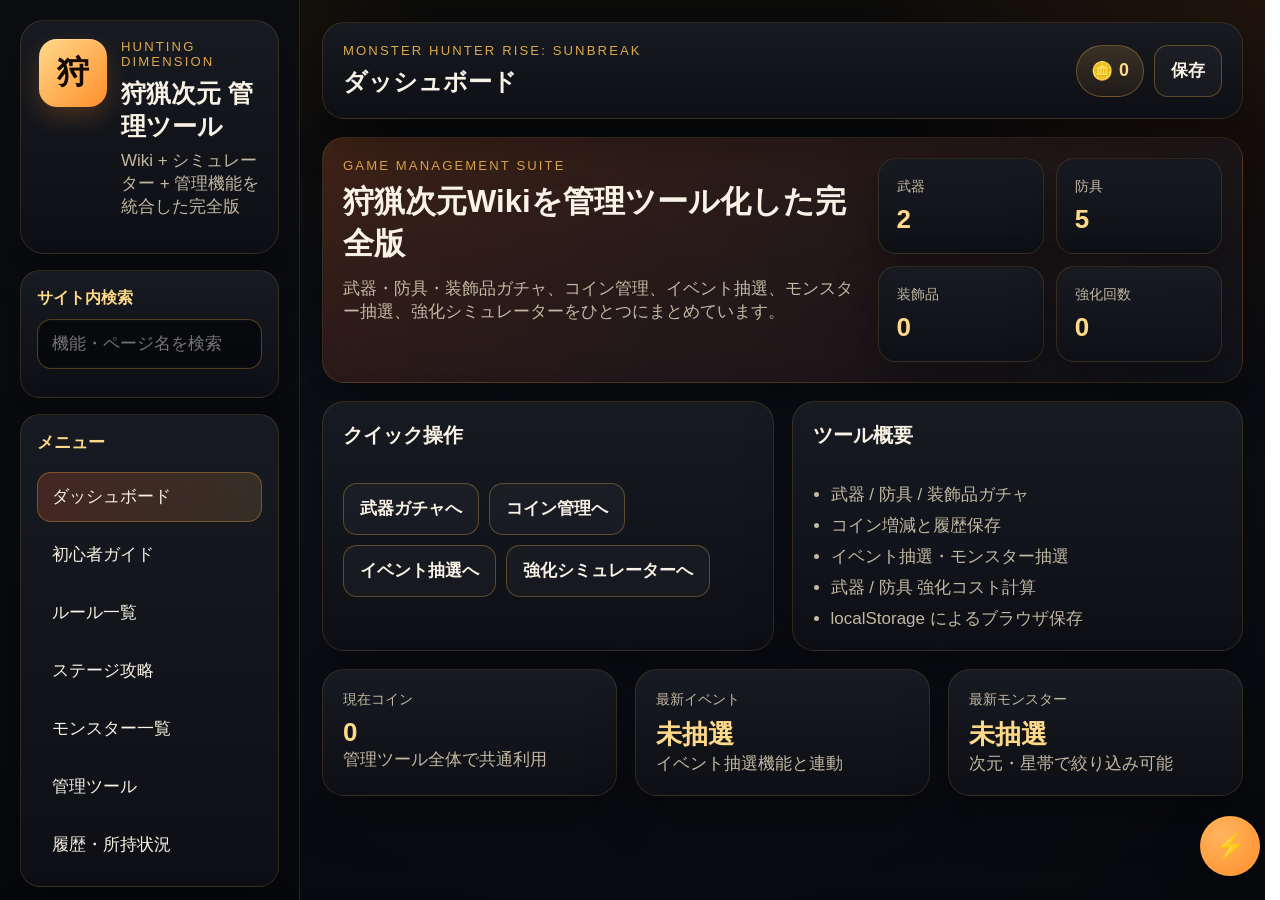
<file: hunting_dimension_runtime_ROOT/index.html>
<!doctype html>
<html lang="ja">
<head>
  <meta charset="utf-8">
  <meta name="viewport" content="width=device-width, initial-scale=1, viewport-fit=cover">
  <title>狩猟次元 管理ツール 完全版</title>
  <meta name="description" content="狩猟次元Wikiをゲーム管理ツール化した完全版。ガチャ、コイン管理、抽選、強化シミュレーターをJavaScriptで実装。">
  <meta name="theme-color" content="#110d08">
  <meta name="apple-mobile-web-app-capable" content="yes">
  <meta name="mobile-web-app-capable" content="yes">
  <meta name="apple-mobile-web-app-status-bar-style" content="black-translucent">
  <meta name="apple-mobile-web-app-title" content="狩猟次元">
  <script>
    if (/^https?:$/i.test(window.location.protocol)) {
      const manifestLink = document.createElement('link');
      manifestLink.rel = 'manifest';
      manifestLink.href = 'manifest.json';
      document.head.appendChild(manifestLink);
    }
  </script>
  <!-- PWA: Service Worker 登録（http/https のみ。file:// 直開きでは無効） -->
  <script>
    if ('serviceWorker' in navigator && /^https?:$/i.test(window.location.protocol)) {
      window.addEventListener('load', function () {
        navigator.serviceWorker.register('./sw.js').catch(function (error) {
          console.warn('Service Worker の登録に失敗しました:', error);
        });
      });
    }
  </script>
  <link rel="icon" href="assets/icons/icon-192.svg" type="image/svg+xml">
  <link rel="apple-touch-icon" href="assets/icons/icon-192.svg">
  <link rel="stylesheet" href="assets/css/styles.css">
  <!-- ガチャ演出（モジュール式シネマティック）の見た目 -->
  <link rel="stylesheet" href="assets/css/fx-gacha.css">
  <!-- セーブデータ管理（バックアップ/復元/危険操作）の見た目 -->
  <link rel="stylesheet" href="assets/css/save-manager.css">
  <!-- クイック操作パネル（常時コイン表示＋FABパネル） -->
  <link rel="stylesheet" href="assets/css/quick-panel.css">
</head>
<body>
  <div class="app-shell">
    <aside class="sidebar" id="sidebar">
      <div class="brand-card">
        <div class="brand-mark">狩</div>
        <div>
          <p class="eyebrow">HUNTING DIMENSION</p>
          <h1>狩猟次元 管理ツール</h1>
          <p class="muted">Wiki + シミュレーター + 管理機能を統合した完全版</p>
        </div>
      </div>

      <div class="sidebar-search card">
        <label for="siteSearch">サイト内検索</label>
        <input id="siteSearch" type="search" placeholder="機能・ページ名を検索">
        <div id="searchResults" class="search-results"></div>
      </div>

      <nav class="sidebar-nav card">
        <p class="nav-title">メニュー</p>
        <button class="nav-link active" data-target="dashboard">ダッシュボード</button>
        <button class="nav-link" data-target="guide">初心者ガイド</button>
        <button class="nav-link" data-target="rules">ルール一覧</button>
        <button class="nav-link" data-target="stages">ステージ攻略</button>
        <button class="nav-link" data-target="monsters">モンスター一覧</button>
        <button class="nav-link" data-target="tools">管理ツール</button>
        <button class="nav-link" data-target="logs">履歴・所持状況</button>
      </nav>

      <section class="card sidebar-mini-status">
        <p class="nav-title">現在の管理状況</p>
        <div class="mini-stats">
          <div>
            <span>所持コイン</span>
            <strong id="sidebarCoinDisplay">0</strong>
          </div>
          <div>
            <span>総ガチャ回数</span>
            <strong id="sidebarDrawDisplay">0</strong>
          </div>
          <div>
            <span>総イベント履歴</span>
            <strong id="sidebarEventDisplay">0</strong>
          </div>
        </div>
      </section>
    </aside>

    <main class="main-area">
      <header class="topbar card">
        <button class="menu-button" id="menuButton" aria-label="メニューを開く">☰</button>
        <div>
          <p class="eyebrow">MONSTER HUNTER RISE: SUNBREAK</p>
          <h2 id="pageTitle">ダッシュボード</h2>
        </div>
        <div class="topbar-actions">
          <!-- 常時表示のコイン（sticky な topbar 内。renderMetrics が同一ソースで更新） -->
          <div class="coin-chip" id="quickCoinChip" title="現在の所持コイン" aria-live="polite">
            <span class="coin-chip-icon" aria-hidden="true">🪙</span>
            <strong id="quickCoinDisplay">0</strong>
          </div>
          <button class="ghost-button" id="saveButton">保存</button>
          <!-- 「初期化」は誤タップ防止のため、履歴ページ下部の「危険な操作」へ移設しました -->
        </div>
      </header>

      <section id="dashboard" class="page-section active">
        <div class="hero card">
          <div>
            <p class="eyebrow">GAME MANAGEMENT SUITE</p>
            <h3>狩猟次元Wikiを管理ツール化した完全版</h3>
            <p class="muted">武器・防具・装飾品ガチャ、コイン管理、イベント抽選、モンスター抽選、強化シミュレーターをひとつにまとめています。</p>
          </div>
          <div class="hero-stats">
            <div class="stat-card">
              <span>武器</span>
              <strong id="weaponOwnedCount">0</strong>
            </div>
            <div class="stat-card">
              <span>防具</span>
              <strong id="armorOwnedCount">0</strong>
            </div>
            <div class="stat-card">
              <span>装飾品</span>
              <strong id="decoOwnedCount">0</strong>
            </div>
            <div class="stat-card">
              <span>強化回数</span>
              <strong id="upgradeCountDisplay">0</strong>
            </div>
          </div>
        </div>

        <div class="card-grid two">
          <article class="card summary-card">
            <div class="section-head compact">
              <h3>クイック操作</h3>
            </div>
            <div class="quick-actions">
              <button class="action-button" data-jump="weaponGachaPanel">武器ガチャへ</button>
              <button class="action-button" data-jump="coinPanel">コイン管理へ</button>
              <button class="action-button" data-jump="eventPanel">イベント抽選へ</button>
              <button class="action-button" data-jump="upgradePanel">強化シミュレーターへ</button>
            </div>
          </article>

          <article class="card summary-card">
            <div class="section-head compact">
              <h3>ツール概要</h3>
            </div>
            <ul class="feature-list">
              <li>武器 / 防具 / 装飾品ガチャ</li>
              <li>コイン増減と履歴保存</li>
              <li>イベント抽選・モンスター抽選</li>
              <li>武器 / 防具 強化コスト計算</li>
              <li>localStorage によるブラウザ保存</li>
            </ul>
          </article>
        </div>

        <div class="card-grid three">
          <article class="card metric-card">
            <span>現在コイン</span>
            <strong id="dashboardCoins">0</strong>
            <p class="muted">管理ツール全体で共通利用</p>
          </article>
          <article class="card metric-card">
            <span>最新イベント</span>
            <strong id="latestEventName">未抽選</strong>
            <p class="muted">イベント抽選機能と連動</p>
          </article>
          <article class="card metric-card">
            <span>最新モンスター</span>
            <strong id="latestMonsterName">未抽選</strong>
            <p class="muted">次元・星帯で絞り込み可能</p>
          </article>
        </div>
      </section>

      <section id="guide" class="page-section">
        <div class="card">
          <div class="section-head">
            <h3>初心者ガイド</h3>
            <p class="muted">ゲームの流れ、コイン、ガチャ、強化、イベントの基本を確認できます。</p>
          </div>
          <div class="card-grid two" id="guideCards"></div>
        </div>
      </section>

      <section id="rules" class="page-section">
        <div class="card">
          <div class="section-head">
            <h3>ルール一覧</h3>
            <p class="muted">スタート時装備、コイン獲得、ガチャ、強化、装飾品、お守り、傀異錬成、イベントの要点。</p>
          </div>
          <div class="card-grid two" id="rulesCards"></div>
        </div>
      </section>

      <section id="stages" class="page-section">
        <div class="card">
          <div class="section-head">
            <h3>ステージ攻略</h3>
            <p class="muted">第一次元・第二次元・第三次元の出現モンスター、高難度分岐、報酬を確認できます。</p>
          </div>
          <div id="stageTables"></div>
        </div>
      </section>

      <section id="monsters" class="page-section">
        <div class="card">
          <div class="section-head">
            <h3>モンスター一覧</h3>
            <p class="muted">★1〜★12を危険度と出現次元付きで表示します。</p>
          </div>
          <div class="filter-row">
            <select id="monsterListDimensionFilter">
              <option value="all">すべての次元</option>
              <option value="第一次元">第一次元</option>
              <option value="第二次元">第二次元</option>
              <option value="第三次元">第三次元</option>
            </select>
            <select id="monsterListStarFilter">
              <option value="all">すべての星帯</option>
              <option value="★1">★1</option>
              <option value="★2">★2</option>
              <option value="★3">★3</option>
              <option value="★4">★4</option>
              <option value="★5">★5</option>
              <option value="★6">★6</option>
              <option value="★7">★7</option>
              <option value="★8">★8</option>
              <option value="★9">★9</option>
              <option value="★10">★10</option>
              <option value="★11">★11</option>
              <option value="★12">★12</option>
            </select>
          </div>
          <div class="table-wrap">
            <table class="data-table">
              <thead>
                <tr>
                  <th>ランク</th>
                  <th>モンスター名</th>
                  <th>危険度</th>
                  <th>出現次元</th>
                </tr>
              </thead>
              <tbody id="monsterTableBody"></tbody>
            </table>
          </div>
        </div>
      </section>

      <section id="tools" class="page-section">
        <div class="card-grid two">
          <article class="card" id="coinPanel">
            <div class="section-head compact">
              <h3>コイン管理機能</h3>
            </div>
            <div class="metric-inline">
              <span>現在の所持コイン</span>
              <strong id="coinDisplay">0</strong>
            </div>
            <div class="form-grid two">
              <label>
                加算 / 減算値
                <input type="number" id="coinAmountInput" value="100" step="10">
              </label>
              <label>
                メモ
                <input type="text" id="coinNoteInput" placeholder="例: 第一次元クリア報酬">
              </label>
            </div>
            <div class="button-row">
              <button class="primary-button" id="addCoinButton">コイン加算</button>
              <button class="ghost-button" id="subtractCoinButton">コイン減算</button>
            </div>
          </article>

          <article class="card" id="eventPanel">
            <div class="section-head compact">
              <h3>イベント抽選機能</h3>
            </div>
            <div class="form-grid one">
              <label>
                候補数
                <select id="eventDrawCount">
                  <option value="1">1件</option>
                  <option value="3" selected>3件</option>
                  <option value="5">5件</option>
                </select>
              </label>
            </div>
            <div class="button-row">
              <button class="primary-button" id="drawEventButton">イベント抽選</button>
            </div>
            <div id="eventResultArea" class="result-list"></div>
          </article>
        </div>

        <div class="card-grid three equal-top">
          <article class="card" id="weaponGachaPanel">
            <div class="section-head compact">
              <h3>武器ガチャシミュレーター</h3>
            </div>
            <div class="form-grid three">
              <label>
                ガチャランク
                <select id="weaponGachaTier">
                  <option value="ブロンズ">ブロンズ</option>
                  <option value="シルバー">シルバー</option>
                  <option value="ゴールド">ゴールド</option>
                </select>
              </label>
              <label>
                実行方法
                <select id="weaponGachaMode">
                  <option value="ticket">イベント効果（チケット）</option>
                  <option value="coin">コイン消費</option>
                </select>
              </label>
              <label>
                抽選回数
                <select id="weaponDrawCount">
                  <option value="1">1回</option>
                  <option value="10">10回</option>
                </select>
              </label>
            </div>
            <div class="button-row">
              <button class="primary-button" id="drawWeaponButton">武器を引く</button>
            </div>
            <div id="weaponResultArea" class="result-list"></div>
          </article>

          <article class="card" id="armorGachaPanel">
            <div class="section-head compact">
              <h3>防具ガチャシミュレーター</h3>
            </div>
            <div class="form-grid three">
              <label>
                ガチャランク
                <select id="armorGachaTier">
                  <option value="ブロンズ">ブロンズ</option>
                  <option value="シルバー">シルバー</option>
                  <option value="ゴールド">ゴールド</option>
                </select>
              </label>
              <label>
                実行方法
                <select id="armorGachaMode">
                  <option value="ticket">イベント効果（チケット）</option>
                  <option value="coin">コイン消費</option>
                </select>
              </label>
              <label>
                抽選回数
                <select id="armorDrawCount">
                  <option value="1">1回</option>
                  <option value="10">10回</option>
                </select>
              </label>
            </div>
            <div class="button-row">
              <button class="primary-button" id="drawArmorButton">防具を引く</button>
            </div>
            <div id="armorResultArea" class="result-list"></div>
          </article>

          <article class="card" id="decorationGachaPanel">
            <div class="section-head compact">
              <h3>装飾品ガチャ</h3>
            </div>
            <div class="form-grid two">
              <label>
                実行方法
                <select id="decorationGachaMode">
                  <option value="ticket">イベント効果（チケット）</option>
                  <option value="coin">コイン消費</option>
                </select>
              </label>
              <label>
                抽選回数
                <select id="decorationDrawCount">
                  <option value="1">1回</option>
                  <option value="10">10回</option>
                </select>
              </label>
            </div>
            <div class="button-row">
              <button class="primary-button" id="drawDecorationButton">装飾品を引く</button>
            </div>
            <div id="decorationResultArea" class="result-list"></div>
          </article>
        </div>

        <div class="card-grid two">
          <article class="card">
            <div class="section-head compact">
              <h3>モンスター抽選機能</h3>
            </div>
            <div class="form-grid two">
              <label>
                次元指定
                <select id="monsterDimensionFilter">
                  <option value="all">すべて</option>
                  <option value="第一次元">第一次元</option>
                  <option value="第二次元">第二次元</option>
                  <option value="第三次元">第三次元</option>
                </select>
              </label>
              <label>
                星帯指定
                <select id="monsterStarFilter">
                  <option value="all">すべて</option>
                  <option value="★1">★1</option>
                  <option value="★2">★2</option>
                  <option value="★3">★3</option>
                  <option value="★4">★4</option>
                  <option value="★5">★5</option>
                  <option value="★6">★6</option>
                  <option value="★7">★7</option>
                  <option value="★8">★8</option>
                  <option value="★9">★9</option>
                  <option value="★10">★10</option>
                  <option value="★11">★11</option>
                  <option value="★12">★12</option>
                </select>
              </label>
            </div>
            <div class="button-row">
              <button class="primary-button" id="drawMonsterButton">モンスター抽選</button>
            </div>
            <div id="monsterResultArea" class="result-list"></div>
          </article>

          <article class="card" id="charmPanel">
            <div class="section-head compact">
              <h3>お守り登録ツール</h3>
            </div>
            <div class="form-grid two">
              <label>
                お守り名
                <input type="text" id="charmNameInput" placeholder="例: 幽玄のお守り / 攻撃3">
              </label>
              <label>
                メモ
                <input type="text" id="charmNoteInput" placeholder="例: 弱点特効2 スロ311">
              </label>
            </div>
            <div class="button-row">
              <button class="primary-button" id="addCharmButton">お守りを登録</button>
            </div>
            <div id="charmResultArea" class="result-list"></div>
          </article>

          <article class="card" id="upgradePanel">
            <div class="section-head compact">
              <h3>武器強化シミュレーター</h3>
            </div>
            <div class="form-grid one">
              <label>
                武器名
                <select id="weaponUpgradeName"></select>
              </label>
            </div>
            <div class="button-row">
              <button class="primary-button" id="calcWeaponUpgradeButton">必要コスト計算</button>
              <button class="ghost-button" id="applyWeaponUpgradeButton">evolution</button>
            </div>
            <div id="weaponUpgradeResult" class="result-box"></div>
          </article>
        </div>

        <div class="card-grid one">
          <article class="card">
            <div class="section-head compact">
              <h3>防具強化シミュレーター</h3>
            </div>
            <div class="form-grid four">
              <label>
                防具名
                <select id="armorUpgradeName"></select>
              </label>
              <label>
                現在レベル
                <input type="number" id="armorCurrentLevel" min="1" max="37" value="1">
              </label>
              <label>
                目標レベル
                <input type="number" id="armorTargetLevel" min="1" max="37" value="37">
              </label>
            </div>
            <div class="button-row">
              <button class="primary-button" id="calcArmorUpgradeButton">必要コスト計算</button>
              <button class="ghost-button" id="applyArmorUpgradeButton">evolution</button>
            </div>
            <div id="armorUpgradeResult" class="result-box"></div>
          </article>
        </div>
      </section>

      <section id="logs" class="page-section">
        <div class="card-grid two">
          <article class="card">
            <div class="section-head compact">
              <h3>所持状況</h3>
            </div>
            <div class="inventory-grid">
              <div>
                <h4>武器</h4>
                <label class="sr-only" for="weaponInventorySearch">武器検索</label>
                <input type="search" id="weaponInventorySearch" placeholder="所持武器を検索">
                <ul id="weaponInventoryList" class="inventory-list"></ul>
              </div>
              <div>
                <h4>防具</h4>
                <label class="sr-only" for="armorInventorySearch">防具検索</label>
                <input type="search" id="armorInventorySearch" placeholder="所持防具を検索">
                <ul id="armorInventoryList" class="inventory-list"></ul>
              </div>
              <div>
                <h4>装飾品</h4>
                <label class="sr-only" for="decorationInventorySearch">装飾品検索</label>
                <input type="search" id="decorationInventorySearch" placeholder="所持装飾品を検索">
                <ul id="decorationInventoryList" class="inventory-list"></ul>
              </div>
              <div>
                <h4>お守り</h4>
                <label class="sr-only" for="charmInventorySearch">お守り検索</label>
                <input type="search" id="charmInventorySearch" placeholder="登録済みお守りを検索">
                <ul id="charmInventoryList" class="inventory-list"></ul>
              </div>
            </div>
          </article>

          <article class="card">
            <div class="section-head compact">
              <h3>最近の履歴</h3>
            </div>
            <label class="sr-only" for="historySearchInput">履歴検索</label>
            <input type="search" id="historySearchInput" placeholder="履歴から武器・防具・装飾品名を検索">
            <div class="log-sections">
              <div>
                <h4>コイン履歴</h4>
                <ul id="coinHistoryList" class="history-list"></ul>
              </div>
              <div>
                <h4>ガチャ履歴</h4>
                <ul id="gachaHistoryList" class="history-list"></ul>
              </div>
              <div>
                <h4>抽選・強化履歴</h4>
                <ul id="miscHistoryList" class="history-list"></ul>
              </div>
            </div>
          </article>
        </div>

        <div class="card-grid two">
          <article class="card" id="backupPanel">
            <div class="section-head compact">
              <h3>セーブデータのバックアップ</h3>
              <p class="muted">機種変更・データ削除に備え、セーブコード／ファイルで控えを取れます。別ブラウザでも復元できます。</p>
            </div>
            <div class="button-row">
              <button class="primary-button" id="exportSaveCodeButton">セーブコードをコピー</button>
              <button class="ghost-button" id="downloadSaveButton">.json でダウンロード</button>
            </div>
            <label class="sr-only" for="saveCodeOutput">セーブコード</label>
            <textarea id="saveCodeOutput" class="hd-code" rows="3" readonly placeholder="「セーブコードをコピー」を押すとここに表示されます"></textarea>

            <hr class="hd-sep">

            <p class="muted">復元（セーブコードを貼り付け、またはファイルを選択）</p>
            <label class="sr-only" for="importCodeInput">セーブコードを貼り付け</label>
            <textarea id="importCodeInput" class="hd-code" rows="3" placeholder="セーブコードをここに貼り付け"></textarea>
            <div class="button-row">
              <button class="primary-button" id="importSaveCodeButton">コードから復元</button>
              <label class="ghost-button hd-file-label">
                ファイルから復元
                <input type="file" id="importFileInput" accept="application/json,.json" hidden>
              </label>
            </div>
          </article>

          <article class="card danger-zone" id="dangerPanel">
            <div class="section-head compact">
              <h3>⚠️ 危険な操作</h3>
              <p class="muted">ここでの操作はデータを失う可能性があります。実行前にバックアップを推奨します。</p>
            </div>
            <p class="hd-danger-note">「初期化」はすべての所持品・強化・履歴・コインを消去し、まっさらな状態に戻します。</p>
            <div class="button-row">
              <button class="danger-button" id="resetButton">データを初期化（全消去）</button>
            </div>
            <div id="undoResetArea"></div>
          </article>
        </div>

        <div class="card-grid one">
          <article class="card" id="cloudPanel">
            <div class="section-head compact">
              <h3>クラウド保存（Cloudflare KV）</h3>
              <p class="muted">発行された「復元ID」を控えれば、別の端末・ブラウザからでも同じデータを呼び出せます。</p>
            </div>
            <div id="cloudStatusArea" class="hd-cloud-status"></div>
            <div class="button-row">
              <button class="primary-button" id="cloudSaveButton">クラウドに保存</button>
              <button class="ghost-button" id="copyCloudIdButton">復元IDをコピー</button>
            </div>

            <hr class="hd-sep">

            <p class="muted">別端末から復元（復元IDを入力。上書き保存もしたい場合は書込キーも）</p>
            <div class="form-grid two">
              <label>
                復元ID
                <input type="text" id="cloudRestoreId" placeholder="例: Ab3kPqRs...">
              </label>
              <label>
                書込キー（任意・上書き用）
                <input type="text" id="cloudRestoreKey" placeholder="保存時に発行された key">
              </label>
            </div>
            <div class="button-row">
              <button class="primary-button" id="cloudRestoreButton">クラウドから復元</button>
            </div>

            <hr class="hd-sep">

            <details class="hd-cloud-setup">
              <summary>クラウドAPIの設定（初回のみ）</summary>
              <p class="muted">Cloudflare に Worker（同梱の <code class="hd-inline-code">cloudflare-worker/</code>）をデプロイし、発行された URL を貼り付けて保存してください。</p>
              <label class="sr-only" for="cloudApiInput">クラウドAPI URL</label>
              <input type="text" id="cloudApiInput" class="hd-code" placeholder="https://hd-save-api.xxxx.workers.dev">
              <div class="button-row">
                <button class="ghost-button" id="cloudApiSaveButton">URLを保存</button>
              </div>
            </details>
          </article>
        </div>
      </section>
    </main>
  </div>

  <nav class="mobile-bottom-nav" aria-label="固定メニュー">
    <button class="bottom-nav-button nav-link active" data-target="dashboard" data-title="ホーム">
      <span class="nav-icon" aria-hidden="true">⌂</span>
      <span class="nav-label">ホーム</span>
    </button>
    <button class="bottom-nav-button nav-link" data-target="tools" data-jump="weaponGachaPanel" data-title="ガチャ">
      <span class="nav-icon" aria-hidden="true">✦</span>
      <span class="nav-label">ガチャ</span>
    </button>
    <button class="bottom-nav-button nav-link" data-target="logs" data-jump="weaponInventoryList" data-title="武器">
      <span class="nav-icon" aria-hidden="true">⚔</span>
      <span class="nav-label">武器</span>
    </button>
    <button class="bottom-nav-button nav-link" data-target="logs" data-jump="armorInventoryList" data-title="防具">
      <span class="nav-icon" aria-hidden="true">🛡</span>
      <span class="nav-label">防具</span>
    </button>
    <button class="bottom-nav-button nav-link" data-target="tools" data-jump="eventPanel" data-title="イベント">
      <span class="nav-icon" aria-hidden="true">★</span>
      <span class="nav-label">イベント</span>
    </button>
  </nav>

  <!-- 常時コイン（スクロールで topbar が隠れたら出る固定ピル。topbar内チップと同値） -->
  <div class="coin-fixed" id="quickCoinFixed" aria-hidden="true">
    <span class="coin-chip-icon" aria-hidden="true">🪙</span>
    <strong id="quickCoinFixedValue">0</strong>
  </div>

  <!-- ============ クイック操作パネル（プレイ中ループの最短化） ============ -->
  <button class="qp-fab" id="quickPanelFab" type="button" aria-expanded="false" aria-label="クイック操作パネルを開く">⚡</button>
  <section class="qp-panel" id="quickPanel" aria-label="クイック操作パネル">
    <div class="qp-head">
      <strong>⚡ クイック操作</strong>
      <button class="qp-close" id="quickPanelClose" type="button" aria-label="閉じる">×</button>
    </div>
    <div class="qp-body">
      <!-- ① コイン加算（討伐報酬ワンタップ＋任意額） -->
      <div class="qp-block">
        <p class="qp-title">① 討伐報酬を加算</p>
        <div class="qp-reward-grid">
          <button class="qp-reward" type="button" data-star="1">★1<small>+240</small></button>
          <button class="qp-reward" type="button" data-star="2">★2<small>+360</small></button>
          <button class="qp-reward" type="button" data-star="3">★3<small>+480</small></button>
          <button class="qp-reward" type="button" data-star="4">★4<small>+720</small></button>
          <button class="qp-reward" type="button" data-star="5">★5<small>+960</small></button>
          <button class="qp-reward" type="button" data-star="6">★6<small>+1200</small></button>
          <button class="qp-reward" type="button" data-star="7">★7<small>+1680</small></button>
          <button class="qp-reward" type="button" data-star="8">★8<small>+2160</small></button>
          <button class="qp-reward" type="button" data-star="9">★9<small>+2760</small></button>
          <button class="qp-reward" type="button" data-star="10">★10<small>+3600</small></button>
          <button class="qp-reward" type="button" data-star="11">★11<small>+4560</small></button>
          <button class="qp-reward" type="button" data-star="12">★12<small>+6000</small></button>
        </div>
        <div class="qp-coin-custom">
          <input id="quickCoinAmount" type="number" min="0" step="10" inputmode="numeric" placeholder="任意額">
          <input id="quickCoinNote" type="text" placeholder="メモ(任意)">
          <button id="quickCoinAddButton" class="primary-button" type="button">＋加算</button>
          <button id="quickCoinSubButton" class="ghost-button qp-sub" type="button">−減算</button>
        </div>
      </div>

      <!-- ② 討伐対象モンスター抽選 -->
      <div class="qp-block">
        <p class="qp-title">② 討伐対象を抽選</p>
        <div class="qp-row">
          <select id="quickMonsterDimension" aria-label="次元">
            <option value="all">全次元</option>
            <option value="第一次元">第一次元</option>
            <option value="第二次元">第二次元</option>
            <option value="第三次元">第三次元</option>
          </select>
          <select id="quickMonsterStar" aria-label="星帯">
            <option value="all">全星帯</option>
            <option value="★1">★1</option>
            <option value="★2">★2</option>
            <option value="★3">★3</option>
            <option value="★4">★4</option>
            <option value="★5">★5</option>
            <option value="★6">★6</option>
            <option value="★7">★7</option>
            <option value="★8">★8</option>
            <option value="★9">★9</option>
            <option value="★10">★10</option>
            <option value="★11">★11</option>
            <option value="★12">★12</option>
          </select>
          <button id="quickMonsterButton" class="primary-button" type="button">抽選</button>
        </div>
        <div id="quickMonsterResult" class="qp-monster-result"></div>
      </div>

      <!-- ③ ガチャ（種別切替＋直前の設定で引く） -->
      <div class="qp-block">
        <p class="qp-title">③ ガチャ</p>
        <div class="qp-gacha-types" role="group" aria-label="ガチャ種別">
          <button class="qp-gacha-type" type="button" data-type="weapon">武器</button>
          <button class="qp-gacha-type" type="button" data-type="armor">防具</button>
          <button class="qp-gacha-type" type="button" data-type="decoration">装飾品</button>
        </div>
        <div class="qp-row">
          <button id="quickGachaButton" class="primary-button qp-grow" type="button">直前の設定で引く</button>
          <button id="quickGachaJump" class="ghost-button" type="button">詳細へ</button>
        </div>
        <p class="qp-hint muted">ランク・実行方法・回数は各ガチャ欄の設定をそのまま使用します</p>
      </div>

      <!-- 最近の操作（既存履歴を再利用表示） -->
      <div class="qp-block">
        <p class="qp-title">最近の操作</p>
        <ul id="quickLog" class="qp-log"></ul>
      </div>
    </div>
  </section>

  <script src="assets/js/data.js"></script>
  <!-- ガチャ演出エンジン（app.js より前に読み込む）
       読込順は固定：設定 → エンジン → 追加モジュール。
       数値調整は fx-gacha-config.js、新演出の追加は fx-gacha-plugins.js だけでOK。 -->
  <script src="assets/js/fx-gacha-config.js"></script>
  <script src="assets/js/fx-gacha.js"></script>
  <script src="assets/js/fx-gacha-plugins.js"></script>
  <script src="assets/js/app.js"></script>
</body>
</html>
</file>
<file: hunting_dimension_runtime_ROOT/assets/css/styles.css>
/* =============================================================================
   狩猟次元 管理ツール - styles.css （レスポンシブ全面改修版）
   -----------------------------------------------------------------------------
   方針:
   - ゲームロジック / JSON / 既存の id・class 名は一切変更しない（CSSのみ刷新）
   - Monster Hunter 風配色（黒・濃グレー＋金・オレンジ・赤）を変数で体系化
   - スマホ / タブレット / PC すべてで快適に。PC版デザインは極力維持
   - 指定ブレークポイント: 1920+ / 1440 / 1024 / 768 / 480 / 390 / 360
   - アクセシビリティ（文字16px以上・コントラスト・フォーカス・タップ余白）配慮
   - CSSのみのアニメーション（押下 / ホバー / カード表示 / フェード / スライド）
   - 将来の PWA 化を妨げない構造（追加 CSS は不要）

   目次:
     1. デザイントークン（CSS変数）
     2. リセット / ベース要素
     3. カード共通スタイル
     4. レイアウト（app-shell / sidebar / main）
     5. トップバー / ボタン類
     6. ページセクション / ヒーロー / 統計カード
     7. グリッド / フォーム / 各パネル
     8. テーブル / 一覧 / 履歴
     9. モーダル（選択ダイアログ）/ トースト
    10. 下部固定ナビ（スマホ）
    11. アニメーション（keyframes）
    12. レスポンシブ（メディアクエリ）
   ========================================================================== */

/* =============================================================================
   1. デザイントークン（CSS変数）
   - --primary / --secondary / --background はスペック要件として用意
   - 既存の --gold / --orange などはそのまま維持し、保守性を確保
   ========================================================================== */
:root {
  /* --- 背景・面 --- */
  --background: #08090c;          /* アプリ全体の最暗背景（黒） */
  --bg: #08090c;                  /* 後方互換エイリアス */
  --bg-elevated: #0f1116;         /* 一段持ち上げた面（濃グレー） */
  --panel: rgba(20, 22, 29, 0.94);
  --panel-strong: rgba(28, 31, 40, 0.96);
  --panel-soft: rgba(15, 17, 23, 0.9);

  /* --- 罫線 --- */
  --line: rgba(255, 185, 78, 0.14);
  --line-strong: rgba(255, 185, 78, 0.3);

  /* --- アクセント（MH風: 金 / オレンジ / 赤） --- */
  --gold: #dca84b;
  --gold-strong: #ffd98a;
  --orange: #ff8e2b;
  --orange-strong: #ffb55f;
  --red: #7f2318;
  --red-strong: #cb5030;

  /* --- 役割ベースのエイリアス（保守用） --- */
  --primary: var(--orange);        /* 主要アクション（ガチャ等） */
  --primary-strong: var(--orange-strong);
  --secondary: var(--gold);        /* 補助アクセント */
  --secondary-strong: var(--gold-strong);
  --accent-danger: var(--red-strong);

  /* --- テキスト --- */
  --text: #f8f2e7;
  --muted: #c2b8a4;                /* コントラスト改善のため従来より明るめ */
  --success: #3aa36b;
  --danger: #e07070;              /* コントラスト改善 */

  /* --- 影・角丸 --- */
  --shadow: 0 20px 46px rgba(0, 0, 0, 0.34);
  --shadow-hover: 0 26px 56px rgba(0, 0, 0, 0.45);
  --radius: 20px;
  --radius-sm: 14px;

  /* --- レイアウト寸法 --- */
  --sidebar-width: 320px;
  --content-max: 1600px;
  --mobile-bottom-nav-height: 78px;

  /* --- ボタン高さ（48〜56px 要件） --- */
  --btn-height: 52px;             /* 標準ボタン高さ（48〜56pxの中央値） */
  --control-height: 50px;         /* 入力欄の最小高さ */

  /* --- アニメーション --- */
  --ease: cubic-bezier(0.22, 0.61, 0.36, 1);
  --transition: 0.22s var(--ease);
}

/* =============================================================================
   2. リセット / ベース要素
   ========================================================================== */
* {
  box-sizing: border-box;
  min-width: 0;            /* グリッド子要素のはみ出し（横スクロール）防止 */
}

html {
  scroll-behavior: smooth;
  scrollbar-gutter: stable;
  overflow-x: hidden;      /* 横スクロール禁止 */
  /* 文字サイズ自動調整: 最小16pxを保証（アクセシビリティ要件） */
  font-size: clamp(16px, 0.4vw + 14.5px, 17px);
}

body {
  margin: 0;
  min-height: 100vh;
  overflow-x: hidden;      /* 横スクロール禁止 */
  font-family: -apple-system, BlinkMacSystemFont, "Segoe UI", "Hiragino Sans",
    "Yu Gothic UI", sans-serif;
  color: var(--text);
  /* MH風の暗い背景にオレンジ/金のグロー */
  background:
    radial-gradient(circle at top left, rgba(255, 164, 46, 0.12), transparent 28%),
    radial-gradient(circle at top right, rgba(216, 108, 33, 0.12), transparent 26%),
    linear-gradient(180deg, #050608 0%, #0d1016 52%, #090b10 100%);
  -webkit-text-size-adjust: 100%;
  text-size-adjust: 100%;
}

/* 画面全体の微妙なビネット（没入感） */
body::before {
  content: "";
  position: fixed;
  inset: 0;
  pointer-events: none;
  background:
    linear-gradient(180deg, rgba(255, 201, 103, 0.03), transparent 18%),
    radial-gradient(circle at center, transparent 60%, rgba(0, 0, 0, 0.18) 100%);
}

/* メディアは親幅を超えない（画像サイズ調整 / Lazy Load 構造に配慮） */
img,
svg,
canvas,
video {
  max-width: 100%;
  height: auto;
}

button,
input,
select,
textarea {
  font: inherit;
}

button {
  cursor: pointer;
}

button:disabled {
  cursor: not-allowed;
  opacity: 0.6;
}

h1,
h2,
h3,
h4,
p,
ul {
  margin-top: 0;
}

a {
  color: inherit;
}

/* =============================================================================
   3. カード共通スタイル
   - 各コンテンツ（武器/防具/イベント/ガチャ/所持コイン等）をカード表示
   ========================================================================== */
.card,
.brand-card,
.topbar,
.hero,
.stat-card,
.metric-card {
  background: linear-gradient(180deg, rgba(24, 27, 34, 0.96), rgba(14, 16, 21, 0.94));
  border: 1px solid var(--line);
  box-shadow: var(--shadow);
  backdrop-filter: blur(16px);
}

/* =============================================================================
   4. レイアウト（app-shell / sidebar / main）
   ========================================================================== */
.app-shell {
  display: grid;
  grid-template-columns: var(--sidebar-width) minmax(0, 1fr);
  min-height: 100vh;
}

.sidebar {
  position: sticky;
  top: 0;
  height: 100vh;
  overflow-y: auto;
  padding: 20px;
  border-right: 1px solid var(--line);
  background: linear-gradient(180deg, rgba(12, 14, 18, 0.98), rgba(7, 9, 13, 0.98));
  z-index: 30;
}

/* スクロールバー装飾 */
.sidebar::-webkit-scrollbar,
.main-area::-webkit-scrollbar {
  width: 10px;
}

.sidebar::-webkit-scrollbar-thumb,
.main-area::-webkit-scrollbar-thumb {
  background: rgba(255, 185, 78, 0.18);
  border-radius: 999px;
}

/* ブランド（ロゴ）カード */
.brand-card {
  display: grid;
  grid-template-columns: 68px minmax(0, 1fr);
  gap: 14px;
  padding: 18px;
  border-radius: 24px;
}

.brand-mark {
  width: 68px;
  height: 68px;
  display: grid;
  place-items: center;
  border-radius: 18px;
  font-size: 1.9rem;
  font-weight: 800;
  color: #130b04;
  background: linear-gradient(135deg, var(--gold-strong), var(--orange));
  box-shadow: inset 0 1px 0 rgba(255, 255, 255, 0.25),
    0 10px 24px rgba(255, 142, 43, 0.22);
}

.brand-card h1 {
  font-size: clamp(1.2rem, 0.6vw + 1rem, 1.55rem);
  margin-bottom: 0.35rem;
}

.eyebrow {
  font-size: clamp(0.72rem, 0.15vw + 0.66rem, 0.8rem);
  letter-spacing: 0.16em;
  text-transform: uppercase;
  color: var(--gold);
  margin-bottom: 8px;
}

.muted {
  color: var(--muted);
}

.sidebar .card {
  margin-top: 16px;
  border-radius: var(--radius);
  padding: 16px;
}

.sidebar-search label,
.nav-title {
  display: block;
  margin-bottom: 10px;
  font-weight: 700;
  color: var(--gold-strong);
}

/* 入力欄（タップしやすい高さ・フォーカス改善） */
input,
select,
textarea {
  width: 100%;
  min-height: var(--control-height);
  padding: 12px 14px;
  border-radius: 14px;
  border: 1px solid var(--line-strong);
  background: rgba(7, 8, 12, 0.9);
  color: var(--text);
  box-shadow: inset 0 0 0 1px rgba(255, 255, 255, 0.02);
  transition: border-color var(--transition), box-shadow var(--transition);
}

/* フォーカス表示（アクセシビリティ） */
input:focus,
select:focus,
textarea:focus,
button:focus-visible,
.nav-link:focus-visible,
.bottom-nav-button:focus-visible {
  outline: none;
  border-color: rgba(255, 185, 78, 0.6);
  box-shadow: 0 0 0 3px rgba(255, 185, 78, 0.22);
}

/* サイト内検索結果 */
.search-results {
  display: grid;
  gap: 10px;
  margin-top: 12px;
}

.search-item,
.search-result-item {
  border: 1px solid var(--line);
  background: rgba(255, 255, 255, 0.02);
  border-radius: 14px;
  padding: 12px;
  animation: fadeIn 0.3s var(--ease) both;
}

.search-item strong,
.search-result-item strong {
  display: block;
  margin-bottom: 4px;
  color: var(--gold-strong);
}

.search-item span,
.search-result-item span {
  color: var(--muted);
  font-size: 0.86rem;
}

/* サイドナビ */
.sidebar-nav {
  display: grid;
  gap: 8px;
}

.nav-link,
.bottom-nav-button {
  width: 100%;
  min-height: var(--control-height);
  text-align: left;
  border: 1px solid transparent;
  background: transparent;
  color: var(--text);
  padding: 12px 14px;
  border-radius: 14px;
  transition: background var(--transition), border-color var(--transition),
    transform 0.12s var(--ease);
}

.nav-link:hover,
.nav-link.active,
.bottom-nav-button:hover,
.bottom-nav-button.active {
  border-color: var(--line-strong);
  background: linear-gradient(90deg, rgba(203, 80, 48, 0.26), rgba(255, 185, 78, 0.14));
}

/* 押下演出 */
.nav-link:active,
.bottom-nav-button:active {
  transform: scale(0.98);
}

/* サイドのミニ統計 */
.mini-stats {
  display: grid;
  gap: 10px;
}

.mini-stats div {
  padding: 12px;
  border-radius: 14px;
  background: rgba(255, 255, 255, 0.03);
  border: 1px solid var(--line);
}

.mini-stats span {
  display: block;
  color: var(--muted);
  font-size: 0.82rem;
  margin-bottom: 6px;
}

.mini-stats strong {
  color: var(--gold-strong);
  font-size: clamp(1.2rem, 0.3vw + 1.05rem, 1.45rem);
}

/* メイン領域 */
.main-area {
  width: min(100%, var(--content-max));
  padding: 22px;
}

/* =============================================================================
   5. トップバー / ボタン類
   ========================================================================== */
.topbar {
  display: flex;
  align-items: center;
  justify-content: space-between;
  gap: 16px;
  padding: 18px 20px;
  border-radius: 22px;
  margin-bottom: 18px;
  position: sticky;
  top: 14px;
  z-index: 20;
}

.topbar h2 {
  font-size: clamp(1.2rem, 0.55vw + 1rem, 1.65rem);
  margin-bottom: 0;
}

.topbar-actions {
  display: flex;
  gap: 10px;
  flex-wrap: wrap;
}

/* ボタン共通: 高さ48〜56px（要件）。押下/ホバー演出を付与 */
.menu-button,
.primary-button,
.ghost-button,
.action-button {
  min-height: var(--btn-height);
  border-radius: 14px;
  padding: 12px 16px;
  border: 1px solid transparent;
  font-weight: 700;
  transition: transform 0.12s var(--ease), filter var(--transition),
    background var(--transition), border-color var(--transition),
    box-shadow var(--transition);
}

/* 押下演出（全ボタン共通） */
.menu-button:active,
.primary-button:active,
.ghost-button:active,
.action-button:active {
  transform: translateY(1px) scale(0.985);
}

/* ハンバーガー（スマホ時のみ表示） */
.menu-button {
  display: none;
  background: linear-gradient(135deg, var(--red-strong), #5f140d);
  color: white;
}

/* 主要ボタン（ガチャ・実行系）: 目立たせる */
.primary-button {
  background: linear-gradient(135deg, var(--gold), var(--orange));
  color: #160e05;
  font-weight: 800;
  box-shadow: inset 0 1px 0 rgba(255, 255, 255, 0.28),
    0 10px 24px rgba(255, 142, 43, 0.18);
}

.primary-button:hover {
  filter: brightness(1.07);
  box-shadow: inset 0 1px 0 rgba(255, 255, 255, 0.32),
    0 14px 30px rgba(255, 142, 43, 0.32);
}

/* 補助ボタン */
.ghost-button,
.action-button {
  background: rgba(255, 255, 255, 0.03);
  color: var(--text);
  border-color: var(--line-strong);
}

.ghost-button:hover,
.action-button:hover {
  background: rgba(255, 255, 255, 0.07);
  border-color: rgba(255, 185, 78, 0.45);
}

.ghost-button.danger {
  border-color: rgba(216, 74, 83, 0.35);
  color: #ffd3d3;
}

.ghost-button.danger:hover {
  background: rgba(203, 80, 48, 0.18);
}

/* =============================================================================
   6. ページセクション / ヒーロー / 統計カード
   ========================================================================== */
.page-section {
  display: none;
}

/* 表示中ページはフェードイン（CSSアニメーション要件） */
.page-section.active {
  display: block;
  animation: fadeIn 0.35s var(--ease) both;
}

.hero {
  display: grid;
  grid-template-columns: minmax(0, 1.2fr) minmax(280px, 0.8fr);
  gap: 18px;
  padding: 24px;
  border-radius: 26px;
  margin-bottom: 18px;
  background:
    linear-gradient(135deg, rgba(203, 80, 48, 0.2), rgba(18, 20, 27, 0.95)),
    linear-gradient(180deg, rgba(255, 185, 78, 0.08), transparent);
}

.hero h3 {
  font-size: clamp(1.55rem, 0.9vw + 1.15rem, 2rem);
  margin-bottom: 12px;
}

.hero-stats {
  display: grid;
  grid-template-columns: repeat(2, 1fr);
  gap: 12px;
}

.stat-card,
.metric-card {
  padding: 18px;
  border-radius: 18px;
  /* 出現時のスライドイン */
  animation: slideInUp 0.4s var(--ease) both;
}

.stat-card span,
.metric-card span,
.metric-inline span {
  display: block;
  color: var(--muted);
  font-size: 0.85rem;
  margin-bottom: 8px;
}

.stat-card strong,
.metric-card strong,
.metric-inline strong {
  color: var(--gold-strong);
  font-size: clamp(1.35rem, 0.7vw + 1rem, 1.7rem);
}

/* =============================================================================
   7. グリッド / フォーム / 各パネル
   ========================================================================== */
.card-grid {
  display: grid;
  gap: 18px;
  margin-bottom: 18px;
}

.card-grid.one { grid-template-columns: 1fr; }
.card-grid.two { grid-template-columns: repeat(2, minmax(0, 1fr)); }
.card-grid.three { grid-template-columns: repeat(3, minmax(0, 1fr)); }

.card {
  padding: 20px;
  border-radius: 22px;
}

/* カードホバー演出（持ち上げ＋発光）。
   ヒーロー等の大型カードは対象外にして過剰な動きを避ける */
.card:not(.hero):not(.brand-card):not(.topbar) {
  transition: transform var(--transition), box-shadow var(--transition),
    border-color var(--transition);
}

.card:not(.hero):not(.brand-card):not(.topbar):hover {
  transform: translateY(-4px);
  box-shadow: var(--shadow-hover);
  border-color: var(--line-strong);
}

.section-head {
  display: flex;
  align-items: start;
  justify-content: space-between;
  gap: 10px;
  margin-bottom: 16px;
}

.section-head.compact {
  margin-bottom: 14px;
}

.quick-actions,
.button-row,
.filter-row {
  display: flex;
  gap: 10px;
  flex-wrap: wrap;
}

.feature-list {
  margin: 0;
  padding-left: 18px;
  color: var(--muted);
  display: grid;
  gap: 8px;
}

.metric-card p {
  margin-bottom: 0;
}

.form-grid {
  display: grid;
  gap: 14px;
}

.form-grid.two { grid-template-columns: repeat(2, minmax(0, 1fr)); }
.form-grid.three { grid-template-columns: repeat(3, minmax(0, 1fr)); }
.form-grid.four { grid-template-columns: repeat(4, minmax(0, 1fr)); }

label {
  display: grid;
  gap: 8px;
  color: var(--muted);
  font-size: 0.95rem;       /* 16px相当を確保 */
}

.metric-inline {
  padding: 14px 16px;
  border-radius: 16px;
  border: 1px solid var(--line);
  background: rgba(255, 255, 255, 0.02);
  margin-bottom: 14px;
}

/* 抽選/強化の結果ボックス */
.result-list,
.result-box,
.table-wrap,
.inventory-list,
.history-list {
  margin-top: 14px;
}

/* ガチャ等の結果カード: 表示時にポップアップ表示（CSSアニメ要件） */
.result-card,
.result-item {
  border: 1px solid var(--line);
  background: rgba(255, 255, 255, 0.025);
  border-radius: 16px;
  padding: 14px;
  margin-bottom: 10px;
  overflow-wrap: anywhere;
  animation: popIn 0.34s var(--ease) both;
}

.result-card strong,
.result-item strong {
  color: var(--gold-strong);
}

.result-box {
  min-height: 72px;
  border-radius: 16px;
  border: 1px dashed var(--line-strong);
  padding: 16px;
  color: var(--muted);
  background: rgba(255, 255, 255, 0.02);
}

/* ガイド / ルールの情報カード */
.info-card {
  animation: fadeIn 0.35s var(--ease) both;
}

.info-card h4 {
  color: var(--gold-strong);
  margin-bottom: 8px;
}

/* =============================================================================
   8. テーブル / 一覧 / 履歴
   - スマホでもはみ出さない構造（table-layout: fixed + 折返し）
   ========================================================================== */
.table-wrap {
  overflow-x: auto;
  overflow-y: hidden;
  border-radius: 16px;
  border: 1px solid var(--line);
  max-width: 100%;
  -webkit-overflow-scrolling: touch;
}

.data-table {
  width: 100%;
  min-width: 0;
  border-collapse: collapse;
  background: rgba(10, 10, 15, 0.6);
  table-layout: fixed;
}

.data-table th,
.data-table td {
  padding: 14px 16px;
  border-bottom: 1px solid rgba(255, 255, 255, 0.05);
  text-align: left;
  vertical-align: top;
  word-break: break-word;
  overflow-wrap: anywhere;
}

.data-table thead th {
  position: sticky;
  top: 0;
  background: linear-gradient(180deg, #36210d, #17120e);
  color: var(--gold-strong);
  z-index: 1;
}

.data-table tbody tr:nth-child(even) {
  background: rgba(255, 255, 255, 0.02);
}

/* 所持一覧 / ログ */
.inventory-grid,
.log-sections {
  display: grid;
  gap: 16px;
}

.inventory-grid {
  grid-template-columns: repeat(4, minmax(0, 1fr));
}

.inventory-list,
.history-list {
  list-style: none;
  padding: 0;
  margin: 0;
  display: grid;
  gap: 8px;
}

.inventory-list li,
.history-list li {
  padding: 12px;
  border-radius: 14px;
  border: 1px solid var(--line);
  background: rgba(255, 255, 255, 0.025);
  overflow-wrap: anywhere;
}

.empty-text {
  color: var(--muted);
}

/* ステージ攻略ブロック（JSが class="card mb-16" を出力するため margin を定義） */
.mb-16 {
  margin-bottom: 16px;
}

.stage-block + .stage-block {
  margin-top: 18px;
}

.stage-block h4 {
  margin-bottom: 10px;
  color: var(--gold-strong);
}

/* =============================================================================
   9. モーダル（選択ダイアログ）/ トースト
   ========================================================================== */
.toast {
  position: fixed;
  right: 18px;
  bottom: 18px;
  z-index: 60;
  max-width: min(92vw, 420px);
  padding: 14px 16px;
  border-radius: 14px;
  border: 1px solid var(--line-strong);
  background: rgba(19, 19, 24, 0.95);
  box-shadow: var(--shadow);
  animation: slideInUp 0.3s var(--ease) both;
}

.toast.success {
  border-color: rgba(58, 163, 107, 0.45);
}

.toast.error {
  border-color: rgba(224, 112, 112, 0.5);
}

/* 武器/防具/イベント選択モーダル */
.selection-modal-backdrop {
  position: fixed;
  inset: 0;
  z-index: 120;
  display: grid;
  place-items: center;
  padding: 20px;
  background: rgba(0, 0, 0, 0.72);
  animation: fadeIn 0.2s var(--ease) both;
}

.selection-modal {
  width: min(760px, 100%);
  max-height: min(82vh, 860px);
  display: grid;
  grid-template-rows: auto auto minmax(0, 1fr) auto;
  gap: 12px;
  padding: 18px;
  border-radius: 22px;
  background: linear-gradient(180deg, rgba(24, 27, 34, 0.98), rgba(12, 14, 18, 0.98));
  border: 1px solid var(--line-strong);
  box-shadow: var(--shadow);
  animation: popIn 0.26s var(--ease) both;
}

.selection-modal-header h3 {
  margin-bottom: 6px;
}

.selection-modal-list {
  overflow: auto;
  display: grid;
  gap: 10px;
  padding-right: 4px;
}

.selection-option {
  width: 100%;
  min-height: 56px;
  text-align: left;
  padding: 12px 14px;
  border-radius: 16px;
  border: 1px solid var(--line);
  background: rgba(255, 255, 255, 0.03);
  color: var(--text);
  transition: background var(--transition), border-color var(--transition),
    transform 0.12s var(--ease);
}

.selection-option:hover {
  background: rgba(255, 255, 255, 0.07);
  border-color: var(--line-strong);
}

.selection-option:active {
  transform: scale(0.99);
}

.selection-option strong {
  display: block;
  margin-bottom: 4px;
  color: var(--gold-strong);
}

.selection-option small {
  color: var(--muted);
}

.selection-modal-actions {
  display: flex;
  justify-content: flex-end;
  gap: 10px;
}

/* =============================================================================
   10. 下部固定ナビ（スマホ）
   - 既定は非表示。タブレット/スマホのメディアクエリで表示
   ========================================================================== */
.mobile-bottom-nav {
  display: none;
}

/* スクリーンリーダー専用 */
.sr-only {
  position: absolute;
  width: 1px;
  height: 1px;
  padding: 0;
  margin: -1px;
  overflow: hidden;
  clip: rect(0, 0, 0, 0);
  white-space: nowrap;
  border: 0;
}

/* =============================================================================
   11. アニメーション（keyframes）
   - すべて CSS のみ。動きを抑えたいユーザー設定も尊重
   ========================================================================== */
@keyframes fadeIn {
  from { opacity: 0; }
  to { opacity: 1; }
}

@keyframes slideInUp {
  from { opacity: 0; transform: translateY(14px); }
  to { opacity: 1; transform: translateY(0); }
}

@keyframes slideInLeft {
  from { opacity: 0; transform: translateX(-18px); }
  to { opacity: 1; transform: translateX(0); }
}

/* ガチャ結果カード等の登場演出 */
@keyframes popIn {
  0% { opacity: 0; transform: scale(0.92) translateY(8px); }
  60% { opacity: 1; transform: scale(1.02) translateY(0); }
  100% { opacity: 1; transform: scale(1) translateY(0); }
}

/* 動きを減らす設定のユーザーにはアニメーションを無効化（アクセシビリティ） */
@media (prefers-reduced-motion: reduce) {
  *,
  *::before,
  *::after {
    animation-duration: 0.001ms !important;
    animation-iteration-count: 1 !important;
    transition-duration: 0.001ms !important;
    scroll-behavior: auto !important;
  }
}

/* =============================================================================
   12. レスポンシブ（メディアクエリ）
   指定ブレークポイント: 1920+ / 1440 / 1024 / 768 / 480 / 390 / 360
   - 大きい順に上書きしていく（max-width ベース）
   ========================================================================== */

/* --- 1920px 以上: 余白とコンテンツ幅を最大化（PCワイド） --- */
@media (min-width: 1920px) {
  :root {
    --content-max: 1760px;
    --sidebar-width: 340px;
  }

  .main-area {
    padding: 28px 32px;
  }
}

/* --- 1440px 前後: 標準的なノートPC。PCデザイン維持 --- */
@media (max-width: 1440px) {
  :root {
    --sidebar-width: 300px;
  }
}

/* --- 1024px: タブレット横〜小型ノート。3カラムを2カラムへ --- */
@media (max-width: 1024px) {
  :root {
    --sidebar-width: 260px;
  }

  .card-grid.three,
  .form-grid.four,
  .inventory-grid {
    grid-template-columns: repeat(2, minmax(0, 1fr));
  }

  .main-area {
    padding: 20px;
  }
}

/* --- 960px 以下: サイドバーをドロワー化し、下部固定ナビを表示 ---
   （タブレット縦〜スマホ。320pxサイドバーが窮屈になる領域で切替え） */
@media (max-width: 960px) {
  body {
    /* 下部ナビ分の余白を確保（コンテンツが隠れないように） */
    padding-bottom: calc(var(--mobile-bottom-nav-height) + env(safe-area-inset-bottom, 0px));
  }

  .app-shell {
    grid-template-columns: 1fr;   /* 1カラム化 */
  }

  /* サイドバーはオフキャンバスのドロワー */
  .sidebar {
    position: fixed;
    inset: 0 auto 0 0;
    width: min(88vw, 340px);
    transform: translateX(-105%);
    transition: transform 0.25s var(--ease);
    z-index: 50;
    box-shadow: 18px 0 36px rgba(0, 0, 0, 0.4);
  }

  .sidebar.open {
    transform: translateX(0);
  }

  /* ハンバーガー表示 */
  .menu-button {
    display: inline-flex;
    align-items: center;
    justify-content: center;
  }

  .main-area {
    width: 100%;
  }

  /* 下部固定ナビ（スマホ）: 🏠/⚔/🛡/🎲/📜 相当の5項目 */
  .mobile-bottom-nav {
    position: fixed;
    left: 0;
    right: 0;
    bottom: 0;
    z-index: 70;
    display: grid;
    grid-template-columns: repeat(5, minmax(0, 1fr));
    gap: 8px;
    padding: 10px 12px calc(10px + env(safe-area-inset-bottom, 0px));
    background: linear-gradient(180deg, rgba(10, 12, 16, 0.92), rgba(7, 8, 11, 0.98));
    border-top: 1px solid var(--line-strong);
    backdrop-filter: blur(18px);
    box-shadow: 0 -10px 28px rgba(0, 0, 0, 0.34);
    animation: slideInUp 0.3s var(--ease) both;
  }

  .bottom-nav-button {
    min-height: 56px;          /* 48〜56px要件・タップしやすい */
    display: grid;
    place-items: center;
    gap: 4px;
    padding: 8px 6px;
    border-radius: 16px;
    text-align: center;
    font-size: 0.8rem;
  }

  .bottom-nav-button .nav-icon {
    font-size: 1.12rem;
    line-height: 1;
  }

  .bottom-nav-button .nav-label {
    font-size: 0.72rem;
    line-height: 1.1;
  }
}

/* --- 768px 以下: スマホ基準。全面1カラム・横幅100%ボタン --- */
@media (max-width: 768px) {
  /* すべてのグリッドを1カラムに（横スクロール禁止・読みやすさ優先） */
  .hero,
  .card-grid.two,
  .card-grid.three,
  .form-grid.two,
  .form-grid.three,
  .form-grid.four,
  .inventory-grid,
  .log-sections,
  .hero-stats {
    grid-template-columns: 1fr;
  }

  /* 行配置のボタン群は縦積み＋全幅 */
  .quick-actions,
  .button-row,
  .filter-row,
  .topbar-actions {
    flex-direction: column;
  }

  /* スマホではボタン横幅100% */
  .button-row > *,
  .quick-actions > *,
  .topbar-actions > *,
  .filter-row > *,
  .primary-button,
  .ghost-button,
  .action-button {
    width: 100%;
  }

  /* トップバーを上端固定の見出しバーに */
  .topbar {
    position: sticky;
    top: 0;
    align-items: flex-start;
    flex-wrap: wrap;
    border-radius: 0 0 20px 20px;
    margin: -20px -20px 18px;
    padding: 16px 18px;
  }

  /* カードホバーの持ち上げはタッチ端末では無効化（誤作動防止） */
  .card:not(.hero):not(.brand-card):not(.topbar):hover {
    transform: none;
    box-shadow: var(--shadow);
  }
}

/* --- 480px 以下: 小型スマホ。余白・カード・文字を最適化 --- */
@media (max-width: 480px) {
  .main-area {
    padding: 14px;
  }

  .topbar {
    margin: -14px -14px 16px;
    padding: 14px;
  }

  .topbar,
  .card,
  .hero,
  .brand-card {
    padding: 16px;          /* 余白調整 */
  }

  .brand-card {
    grid-template-columns: 56px minmax(0, 1fr);
  }

  .brand-mark {
    width: 56px;
    height: 56px;
    font-size: 1.5rem;
  }

  .hero h3 {
    font-size: clamp(1.3rem, 2.6vw + 0.95rem, 1.65rem);
  }

  .section-head {
    flex-direction: column;
  }

  /* テーブルは折返し前提で詰める（横スクロール禁止） */
  .data-table th,
  .data-table td {
    padding: 10px 10px;
    font-size: 0.86rem;
  }

  .table-wrap {
    overflow-x: hidden;
  }

  .filter-row > *,
  .form-grid > * {
    width: 100%;
  }
}

/* --- 390px（iPhone）: 文字・下部ナビの微調整 --- */
@media (max-width: 390px) {
  :root {
    --mobile-bottom-nav-height: 82px;
  }

  .bottom-nav-button {
    min-height: 58px;
    padding-inline: 4px;
  }

  .bottom-nav-button .nav-label {
    font-size: 0.7rem;
  }
}

/* --- 360px（Android）: 最小幅。はみ出し完全防止 --- */
@media (max-width: 360px) {
  :root {
    --mobile-bottom-nav-height: 84px;
  }

  .main-area {
    padding: 12px;
  }

  .topbar {
    margin: -12px -12px 14px;
    padding: 12px;
  }

  .card,
  .hero,
  .brand-card {
    padding: 14px;
  }

  .bottom-nav-button {
    min-height: 56px;
    padding: 6px 3px;
  }

  .bottom-nav-button .nav-icon {
    font-size: 1.05rem;
  }

  .bottom-nav-button .nav-label {
    font-size: 0.66rem;
  }
}

/* モーダルのスマホ最適化（小幅で全画面に近づける） */
@media (max-width: 480px) {
  .selection-modal-backdrop {
    padding: 10px;
  }

  .selection-modal {
    width: 100%;
    max-height: calc(100vh - 24px);
    border-radius: 18px;
    padding: 14px;
  }
}

/* =============================================================================
   付録: アプリ用フッター（index.html に追加した <footer class="app-footer">）
   ========================================================================== */
.app-footer {
  margin-top: 8px;
  padding: 18px 4px;
  text-align: center;
  color: var(--muted);
  font-size: 0.82rem;
  border-top: 1px solid var(--line);
}

.app-footer a {
  color: var(--gold);
  text-decoration: none;
}

/* =============================================================================
   13. ガチャ演出（UI のみ / CSS animation）
   -----------------------------------------------------------------------------
   - ゲームロジック・確率・JSON・武器/防具データには一切関与しない純粋な見た目
   - 「ガチャ中...」ローディング、結果カードの登場、レア度別背景、光エフェクト
   - JavaScript は最小限（クラス付与と1秒の遅延のみ）
   - スマホでも崩れないよう、box-shadow とグラデーションのみで表現
   ========================================================================== */

/* --- ローディング表示「ガチャ中...」 --- */
.gacha-loading {
  display: flex;
  align-items: center;
  justify-content: center;
  gap: 12px;
  min-height: 84px;
  padding: 20px;
  border: 1px dashed var(--line-strong);
  border-radius: 16px;
  background: rgba(255, 255, 255, 0.02);
  color: var(--gold-strong);
  font-weight: 800;
  letter-spacing: 0.08em;
  animation: gachaLoadingPulse 1s ease-in-out infinite;
}

/* くるくる回るスピナー */
.gacha-loading::before {
  content: "";
  width: 20px;
  height: 20px;
  border-radius: 50%;
  border: 3px solid rgba(255, 185, 78, 0.25);
  border-top-color: var(--orange);
  animation: gachaSpin 0.8s linear infinite;
}

@keyframes gachaSpin {
  to { transform: rotate(360deg); }
}

@keyframes gachaLoadingPulse {
  0%, 100% { opacity: 0.72; }
  50% { opacity: 1; }
}

/* --- 結果カードの登場演出（フェードイン＋少し拡大＋ゆっくり表示） ---
   .gacha-card は基底の .result-card の popIn を上書きする（後勝ち） */
.gacha-card {
  position: relative;
  animation: gachaReveal 0.6s var(--ease) both;
}

@keyframes gachaReveal {
  0% { opacity: 0; transform: scale(0.8) translateY(12px); }
  60% { opacity: 1; transform: scale(1.03) translateY(0); }
  100% { opacity: 1; transform: scale(1) translateY(0); }
}

/* 10連などの複数結果は順番にゆっくり表示（スタッガー） */
.gacha-card:nth-child(1) { animation-delay: 0s; }
.gacha-card:nth-child(2) { animation-delay: 0.07s; }
.gacha-card:nth-child(3) { animation-delay: 0.14s; }
.gacha-card:nth-child(4) { animation-delay: 0.21s; }
.gacha-card:nth-child(5) { animation-delay: 0.28s; }
.gacha-card:nth-child(6) { animation-delay: 0.35s; }
.gacha-card:nth-child(7) { animation-delay: 0.42s; }
.gacha-card:nth-child(8) { animation-delay: 0.49s; }
.gacha-card:nth-child(9) { animation-delay: 0.56s; }
.gacha-card:nth-child(10) { animation-delay: 0.63s; }

/* --- レア度別の背景（武器 ★1〜★5SP / 防具 RARE8〜RARE10） --- */

/* ★1: 白 */
.rarity-1 {
  border-color: rgba(255, 255, 255, 0.4);
  background: linear-gradient(180deg, rgba(238, 240, 245, 0.12), rgba(255, 255, 255, 0.02));
}

/* ★2 / RARE8: 青 */
.rarity-2,
.rarity-r8 {
  border-color: rgba(96, 162, 255, 0.55);
  background: linear-gradient(180deg, rgba(58, 120, 230, 0.2), rgba(255, 255, 255, 0.02));
}

/* ★3: 緑 */
.rarity-3 {
  border-color: rgba(84, 206, 128, 0.55);
  background: linear-gradient(180deg, rgba(46, 180, 100, 0.2), rgba(255, 255, 255, 0.02));
}

/* ★4 / RARE9: 紫 */
.rarity-4,
.rarity-r9 {
  border-color: rgba(184, 116, 244, 0.6);
  background: linear-gradient(180deg, rgba(150, 80, 230, 0.22), rgba(255, 255, 255, 0.02));
}

/* ★5 / RARE10: 金（＋金色の光エフェクト） */
.rarity-5,
.rarity-r10 {
  border-color: rgba(255, 202, 92, 0.75);
  background: linear-gradient(180deg, rgba(255, 180, 60, 0.24), rgba(255, 255, 255, 0.02));
  /* 登場演出のあと、金色の光をゆっくり明滅させる */
  animation: gachaReveal 0.6s var(--ease) both,
    goldGlow 1.9s ease-in-out 0.6s infinite;
}

.rarity-5 strong,
.rarity-r10 strong {
  color: #ffe6a6;
}

/* 金色の光（★5以上 / RARE10） */
@keyframes goldGlow {
  0%, 100% {
    box-shadow: 0 0 0 1px rgba(255, 200, 90, 0.35),
      0 0 18px rgba(255, 180, 60, 0.35);
  }
  50% {
    box-shadow: 0 0 0 1px rgba(255, 214, 120, 0.65),
      0 0 34px rgba(255, 190, 70, 0.7);
  }
}

/* ★5SP: 虹（虹色グラデーション枠＋虹色発光） */
.rarity-5sp {
  border: 2px solid transparent;
  /* 内側は通常面、外周を虹グラデーションの枠に */
  background:
    linear-gradient(180deg, rgba(22, 24, 31, 0.92), rgba(14, 16, 21, 0.92)) padding-box,
    linear-gradient(120deg, #ff5d5d, #ffb23e, #ffe14a, #5dff8f, #4ad0ff, #9a6bff, #ff5db4) border-box;
  animation: gachaReveal 0.6s var(--ease) both,
    rainbowGlow 3s linear 0.6s infinite;
}

.rarity-5sp strong {
  /* 虹色のテキスト（対応ブラウザ）。非対応でも金色で読める */
  color: var(--gold-strong);
  background: linear-gradient(120deg, #ff8a8a, #ffd14a, #7dffa6, #6cc8ff, #b48aff);
  -webkit-background-clip: text;
  background-clip: text;
  -webkit-text-fill-color: transparent;
}

/* 虹色の発光（★5SP） */
@keyframes rainbowGlow {
  0% { box-shadow: 0 0 22px rgba(255, 93, 93, 0.55); }
  20% { box-shadow: 0 0 26px rgba(255, 178, 62, 0.6); }
  40% { box-shadow: 0 0 26px rgba(93, 255, 143, 0.6); }
  60% { box-shadow: 0 0 26px rgba(74, 208, 255, 0.6); }
  80% { box-shadow: 0 0 26px rgba(154, 107, 255, 0.6); }
  100% { box-shadow: 0 0 22px rgba(255, 93, 180, 0.55); }
}

/* レア度未設定（装飾品など）は通常のカード見た目のまま */
.rarity-none {
  border-color: var(--line);
}

/* --- ガチャボタンの押下演出（押した瞬間に少し縮小、離すと戻る） ---
   対象は3種のガチャ実行ボタン。CSSのみで実現 */
#drawWeaponButton:active,
#drawArmorButton:active,
#drawDecorationButton:active {
  transform: scale(0.95);
}

/* ガチャ実行中（JSが disabled にする）はうっすら待機表示 */
#drawWeaponButton:disabled,
#drawArmorButton:disabled,
#drawDecorationButton:disabled {
  filter: saturate(0.85) brightness(0.95);
}

/* スマホでの崩れ防止: 光は box-shadow のみなのでレイアウトに影響しない。
   念のためカードがはみ出さないようにする */
@media (max-width: 480px) {
  .gacha-card {
    overflow: hidden;
  }
}

/* 動きを抑えたいユーザーには明滅・回転を停止（登場のみ即時表示） */
@media (prefers-reduced-motion: reduce) {
  .gacha-loading,
  .gacha-loading::before,
  .gacha-card,
  .rarity-5,
  .rarity-r10,
  .rarity-5sp {
    animation: none !important;
  }
}

/* =============================================================================
   14. ガチャ基本演出（モーダル風ローディング / 結果カード / NEW / 進化）
   -----------------------------------------------------------------------------
   - スマホ最優先・320px でも崩れない
   - すべて CSS animation。JS は表示/非表示の制御のみ
   - ゲームロジック・確率・データには一切関与しない
   ========================================================================== */

/* --- ガチャ中のモーダル風オーバーレイ（背景を少し暗く） --- */
.gacha-overlay {
  position: fixed;
  inset: 0;
  z-index: 200;
  display: grid;
  place-items: center;
  padding: 24px;
  background: rgba(4, 5, 8, 0.66);
  backdrop-filter: blur(4px);
  animation: fadeIn 0.2s var(--ease) both;
}

.gacha-overlay.is-closing {
  animation: fadeOut 0.22s var(--ease) both;
}

.gacha-overlay-inner {
  display: grid;
  justify-items: center;
  gap: 18px;
  text-align: center;
}

.gacha-overlay-text {
  margin: 0;
  font-weight: 800;
  letter-spacing: 0.14em;
  color: var(--gold-strong);
  font-size: clamp(1.05rem, 3.4vw, 1.35rem);
  animation: gachaLoadingPulse 1s ease-in-out infinite;
}

/* 回転する光のリング（conic-gradient + mask でドーナツ状に） */
.gacha-ring {
  width: clamp(64px, 18vw, 96px);
  height: clamp(64px, 18vw, 96px);
  border-radius: 50%;
  background: conic-gradient(
    from 0deg,
    transparent 0 18%,
    var(--orange) 48%,
    var(--gold-strong) 70%,
    transparent 92% 100%
  );
  /* 中央をくり抜いてリング化（非対応環境では円盤として回転） */
  -webkit-mask: radial-gradient(farthest-side, transparent calc(100% - 10px), #000 calc(100% - 9px));
  mask: radial-gradient(farthest-side, transparent calc(100% - 10px), #000 calc(100% - 9px));
  animation: gachaSpin 0.9s linear infinite;
  filter: drop-shadow(0 0 10px rgba(255, 150, 50, 0.55));
}

@keyframes fadeOut {
  from { opacity: 1; }
  to { opacity: 0; }
}

/* --- 結果カードの立体感（角丸・影・少しの厚み） --- */
.gacha-card {
  position: relative;
  border-radius: 18px;
  padding: 16px 16px 14px;
  /* 多層シャドウで立体感を演出 */
  box-shadow:
    0 10px 22px rgba(0, 0, 0, 0.45),
    0 2px 4px rgba(0, 0, 0, 0.35),
    inset 0 1px 0 rgba(255, 255, 255, 0.06);
}

.gacha-card-name {
  display: block;
  font-size: 1.05rem;
  line-height: 1.3;
  margin-bottom: 6px;
  /* 長い名前（例: 冥淵纏鎧・真【神凪】・淵）でも改行してはみ出さない */
  overflow-wrap: anywhere;
  word-break: break-word;
}

/* NEWリボン/DUPLICATEが付くカードだけ、アイテム名をバッジの下（カード中央寄り）まで下げる。
   相対兄弟セレクタなので :has() 非対応ブラウザでも確実に効き、
   バッジが無いカードには余白を足さない。 */
.gacha-new-badge + .gacha-card-name,
.gacha-new-ribbon + .gacha-card-name,
.gacha-dup-badge + .gacha-card-name {
  margin-top: 30px;
}

.gacha-card-rarity {
  margin: 0 0 4px;
  color: var(--gold-strong);
  font-weight: 700;
  font-size: 0.92rem;
}

.gacha-card-method {
  margin: 0;
  color: var(--muted);
  font-size: 0.82rem;
  overflow-wrap: anywhere;
}

/* --- NEW バッジ（初入手のみ）。カード左上の角に固定し、余白内に収める --- */
.gacha-new-badge {
  position: absolute;
  top: 12px;
  left: 12px;
  z-index: 2;
  /* 少し小さめ。アイテム名と重ならないよう左上コーナーに固定 */
  padding: 2px 9px;
  border-radius: 999px;
  font-size: 0.64rem;
  line-height: 1.5;
  font-weight: 800;
  letter-spacing: 0.08em;
  color: #fff;
  background: linear-gradient(135deg, #ff5d5d, #e51f1f);
  box-shadow: 0 4px 10px rgba(229, 31, 31, 0.45); /* 影付き */
  pointer-events: none;
  animation: newPop 0.5s var(--ease) 0.15s both;
}

@keyframes newPop {
  0% { opacity: 0; transform: scale(0.4); }
  70% { opacity: 1; transform: scale(1.18); }
  100% { transform: scale(1); }
}

/* --- カード内 進化ライン（任意。進化が発生した結果に付与） --- */
.evo-inline {
  margin-top: 10px;
  padding: 8px 10px;
  border-radius: 12px;
  background: rgba(255, 142, 43, 0.16);
  border: 1px solid var(--line-strong);
  color: var(--gold-strong);
  font-weight: 700;
  font-size: 0.85rem;
  animation: slideInUp 0.4s var(--ease) both;
}

.evo-inline span {
  display: block;
  color: var(--text);
  font-weight: 800;
}

/* --- 進化フラッシュ（画面中央・進化発生時にアニメ表示） --- */
.evo-flash {
  position: fixed;
  left: 50%;
  top: 38%;
  transform: translate(-50%, -50%);
  z-index: 210;
  pointer-events: none;
}

.evo-flash-card {
  display: grid;
  gap: 6px;
  justify-items: center;
  padding: 16px 26px;
  border-radius: 18px;
  text-align: center;
  color: #1a0f02;
  background: linear-gradient(135deg, rgba(255, 142, 43, 0.96), rgba(255, 214, 120, 0.96));
  box-shadow: 0 16px 40px rgba(255, 140, 40, 0.5);
  animation: evoPop 1.8s var(--ease) both;
}

.evo-flash-title {
  font-weight: 900;
  font-size: clamp(1.2rem, 5vw, 1.5rem);
  letter-spacing: 0.06em;
}

.evo-flash-names {
  font-weight: 800;
  font-size: clamp(0.85rem, 3.4vw, 1rem);
  overflow-wrap: anywhere;
}

@keyframes evoPop {
  0% { opacity: 0; transform: scale(0.6) translateY(8px); }
  14% { opacity: 1; transform: scale(1.08) translateY(0); }
  26% { transform: scale(1); }
  82% { opacity: 1; transform: scale(1); }
  100% { opacity: 0; transform: scale(0.96) translateY(-6px); }
}

/* --- スマホ最優先の微調整（320px でも崩れない） --- */
@media (max-width: 360px) {
  .gacha-overlay {
    padding: 16px;
  }

  .gacha-card {
    padding: 14px 12px 12px;
  }

  .gacha-card-name {
    font-size: 1rem;
  }

  .gacha-new-badge {
    top: 8px;
    left: 8px;
    padding: 2px 8px;
    font-size: 0.62rem;
  }

  /* 小画面では詰めたぶん、名前の下げ幅も少し小さく（重なり防止は維持） */
  .gacha-new-badge + .gacha-card-name,
  .gacha-new-ribbon + .gacha-card-name,
  .gacha-dup-badge + .gacha-card-name {
    margin-top: 26px;
  }

  .evo-flash-card {
    padding: 14px 18px;
  }
}

/* 動きを抑えたい設定では回転・明滅・登場演出を停止（読みやすさ優先） */
@media (prefers-reduced-motion: reduce) {
  .gacha-overlay,
  .gacha-overlay-text,
  .gacha-ring,
  .gacha-new-badge,
  .evo-inline,
  .evo-flash-card {
    animation: none !important;
  }
}

/* =============================================================================
   15. モンスターハンター風シネマティック演出（CSSのみ / 表示専用）
   -----------------------------------------------------------------------------
   ① 翔蟲（青白い光） ② 鍛冶（火花・金属光） ③ 武器出現（回転→中央→拡大→停止）
   ④ QUEST CLEAR バナー ⑤ 超レア閃光（暗転→金/虹） ⑥ 咆哮（画面揺れ）
   ⑦ パーティクル（火花・光の粒） ⑧ 属性背景（データに属性が無いためフック用意のみ）
   - アニメーションは 0.5〜1.2 秒中心。transform/opacity 主体でスマホでも軽量
   ========================================================================== */

/* ---- ① 翔蟲演出: 青白い光が画面を横切る／弧を描いて飛ぶ ---- */
.wirebug {
  position: absolute;
  width: 14px;
  height: 14px;
  border-radius: 50%;
  background: radial-gradient(circle, #eaffff 0%, #7fd4ff 45%, rgba(80, 180, 255, 0) 72%);
  box-shadow: 0 0 16px 6px rgba(120, 200, 255, 0.65);
  pointer-events: none;
  opacity: 0;
}

/* 左から右へ直線的に飛ぶ翔蟲 */
.wirebug--1 {
  top: 30%;
  left: -8%;
  animation: wirebugDash 1.1s var(--ease) 0.05s 1;
}

/* 弧を描いて飛ぶ翔蟲（楕円軌道） */
.wirebug--2 {
  top: 62%;
  left: -8%;
  animation: wirebugArc 1.2s ease-in-out 0.2s 1;
}

@keyframes wirebugDash {
  0% { opacity: 0; transform: translateX(0) translateY(0) scale(0.7); }
  15% { opacity: 1; }
  85% { opacity: 1; }
  100% { opacity: 0; transform: translateX(116vw) translateY(-40px) scale(1.05); }
}

@keyframes wirebugArc {
  0% { opacity: 0; transform: translate(0, 0) scale(0.7); }
  20% { opacity: 1; transform: translate(28vw, -22vh) scale(1); }
  55% { opacity: 1; transform: translate(60vw, 6vh) scale(1.05); }
  100% { opacity: 0; transform: translate(116vw, -16vh) scale(0.9); }
}

/* ---- ② 鍛冶演出: 中央の金属光＋火花 ---- */
.forge-fx {
  position: relative;
  width: 0;
  height: 0;
}

/* 金属が光る中央のグロー（オレンジ→白の脈動） */
.forge-glow {
  position: absolute;
  left: 50%;
  top: 50%;
  width: 120px;
  height: 120px;
  transform: translate(-50%, -50%);
  border-radius: 50%;
  background: radial-gradient(circle, rgba(255, 226, 160, 0.55) 0%, rgba(255, 150, 50, 0.28) 38%, rgba(255, 120, 40, 0) 70%);
  animation: forgeGlow 0.7s ease-in-out infinite;
}

/* 火花（中央から飛び散る小さな粒）。6個を角度違いで配置 */
.forge-spark {
  position: absolute;
  left: 50%;
  top: 50%;
  width: 4px;
  height: 4px;
  border-radius: 50%;
  background: #ffd98a;
  box-shadow: 0 0 6px 1px rgba(255, 180, 80, 0.9);
  opacity: 0;
  animation: forgeSpark 0.9s linear infinite;
}

.forge-spark:nth-child(2) { --a: 0deg; animation-delay: 0s; }
.forge-spark:nth-child(3) { --a: 60deg; animation-delay: 0.12s; }
.forge-spark:nth-child(4) { --a: 120deg; animation-delay: 0.24s; }
.forge-spark:nth-child(5) { --a: 180deg; animation-delay: 0.36s; }
.forge-spark:nth-child(6) { --a: 240deg; animation-delay: 0.48s; }
.forge-spark:nth-child(7) { --a: 300deg; animation-delay: 0.6s; }

@keyframes forgeGlow {
  0%, 100% { opacity: 0.5; transform: translate(-50%, -50%) scale(0.92); }
  50% { opacity: 1; transform: translate(-50%, -50%) scale(1.12); }
}

/* 火花が中心から外側へ飛んで消える（--a の角度方向へ放射） */
@keyframes forgeSpark {
  0% { opacity: 0; transform: rotate(var(--a, 0deg)) translateY(0) scale(1); }
  12% { opacity: 1; }
  100% { opacity: 0; transform: rotate(var(--a, 0deg)) translateY(-54px) scale(0.4); }
}

/* ---- ③ 武器出現演出: 回転 → 中央へ → 拡大 → 停止 ---- */
/* .gacha-card の登場アニメを weaponAppear に置き換え（後勝ち） */
.gacha-card {
  animation: weaponAppear 0.7s var(--ease) both;
}

.rarity-5,
.rarity-r10 {
  animation: weaponAppear 0.7s var(--ease) both,
    goldGlow 1.9s ease-in-out 0.8s infinite;
}

.rarity-5sp {
  animation: weaponAppear 0.7s var(--ease) both,
    rainbowGlow 3s linear 0.8s infinite;
}

@keyframes weaponAppear {
  0% { opacity: 0; transform: rotate(-14deg) scale(0.55) translateY(22px); }
  55% { opacity: 1; transform: rotate(5deg) scale(1.07) translateY(0); }
  78% { transform: rotate(-1.5deg) scale(0.98); }
  100% { opacity: 1; transform: rotate(0deg) scale(1); }
}

/* ---- ④ QUEST CLEAR 風バナー（モンハン風の金色＋罫線） ---- */
.quest-clear {
  position: fixed;
  left: 0;
  right: 0;
  top: 18%;
  z-index: 215;
  display: grid;
  place-items: center;
  pointer-events: none;
  animation: questClear 1.3s var(--ease) both;
}

.quest-clear-inner {
  display: grid;
  justify-items: center;
  gap: 10px;
  padding: 0 16px;
}

.quest-clear-rule {
  width: min(78vw, 520px);
  height: 2px;
  background: linear-gradient(90deg, transparent, var(--gold-strong), var(--orange), var(--gold-strong), transparent);
  box-shadow: 0 0 10px rgba(255, 180, 70, 0.6);
}

.quest-clear-text {
  font-family: "Times New Roman", "Hiragino Mincho ProN", "Yu Mincho", serif;
  font-weight: 800;
  letter-spacing: 0.28em;
  text-transform: uppercase;
  font-size: clamp(1.5rem, 7vw, 3rem);
  color: #fff3d6;
  background: linear-gradient(180deg, #fff3d0 0%, #ffd98a 45%, #e7a23a 100%);
  -webkit-background-clip: text;
  background-clip: text;
  -webkit-text-fill-color: transparent;
  text-shadow: 0 2px 14px rgba(255, 160, 50, 0.45);
  filter: drop-shadow(0 1px 0 rgba(0, 0, 0, 0.4));
}

@keyframes questClear {
  0% { opacity: 0; transform: translateY(-14px) scale(0.96); }
  16% { opacity: 1; transform: translateY(0) scale(1); }
  72% { opacity: 1; transform: translateY(0) scale(1); }
  100% { opacity: 0; transform: translateY(-8px) scale(1.02); }
}

/* ---- ⑤ 超レア演出: 暗転 → 金/虹の閃光 ---- */
.rare-flash {
  position: fixed;
  inset: 0;
  z-index: 205;
  pointer-events: none;
}

.rare-flash--gold {
  background: radial-gradient(circle at center, rgba(255, 214, 120, 0.95), rgba(255, 150, 40, 0.65) 40%, rgba(0, 0, 0, 0.92) 78%);
  animation: rareFlash 0.85s ease-out both;
}

.rare-flash--rainbow {
  background:
    conic-gradient(from 0deg, #ff5d5d, #ffb23e, #ffe14a, #5dff8f, #4ad0ff, #9a6bff, #ff5db4, #ff5d5d);
  animation: rareFlash 0.85s ease-out both, rareHue 0.85s linear both;
}

/* 暗転（黒）→ 一瞬の強い閃光 → フェードアウト */
@keyframes rareFlash {
  0% { opacity: 0; }
  12% { opacity: 1; filter: brightness(0.25); }   /* 暗転 */
  30% { opacity: 1; filter: brightness(2.2); }     /* 閃光 */
  55% { opacity: 0.85; filter: brightness(1.2); }
  100% { opacity: 0; filter: brightness(1); }
}

@keyframes rareHue {
  from { filter: hue-rotate(0deg) brightness(1.4); }
  to { filter: hue-rotate(120deg) brightness(1.1); }
}

/* ---- ⑥ 咆哮演出: 画面を約0.3秒揺らす ---- */
.screen-shake {
  animation: screenShake 0.34s ease-in-out both;
}

@keyframes screenShake {
  0% { transform: translate(0, 0); }
  15% { transform: translate(-6px, 3px); }
  30% { transform: translate(6px, -3px); }
  45% { transform: translate(-5px, -3px); }
  60% { transform: translate(5px, 2px); }
  75% { transform: translate(-3px, 2px); }
  100% { transform: translate(0, 0); }
}

/* ---- ⑦ パーティクル: 超レアカード周囲に光の粒／火花が漂う ---- */
/* 負荷を抑えるため高レアカードのみ。::after に多重 box-shadow の粒を浮遊させる */
.rarity-5,
.rarity-r10,
.rarity-5sp {
  overflow: visible; /* 粒がカード外にも漂えるように */
}

.rarity-5::after,
.rarity-r10::after,
.rarity-5sp::after {
  content: "";
  position: absolute;
  left: 12%;
  bottom: 10px;
  width: 3px;
  height: 3px;
  border-radius: 50%;
  background: #ffe6a6;
  /* 複数の粒を box-shadow で表現（DOM要素を増やさず軽量） */
  box-shadow:
    18px -8px 0 0 rgba(255, 220, 150, 0.9),
    44px 4px 0 -1px rgba(255, 200, 120, 0.8),
    72px -14px 0 0 rgba(255, 235, 180, 0.85),
    104px -2px 0 -1px rgba(255, 210, 140, 0.75),
    136px -18px 0 0 rgba(255, 240, 200, 0.8);
  opacity: 0.85;
  pointer-events: none;
  animation: particleFloat 2.4s ease-in-out infinite;
}

.rarity-5sp::after {
  background: #d9e6ff;
  box-shadow:
    18px -8px 0 0 rgba(180, 220, 255, 0.9),
    44px 4px 0 -1px rgba(220, 190, 255, 0.85),
    72px -14px 0 0 rgba(255, 200, 230, 0.85),
    104px -2px 0 -1px rgba(190, 255, 220, 0.8),
    136px -18px 0 0 rgba(210, 220, 255, 0.85);
}

@keyframes particleFloat {
  0% { transform: translateY(0); opacity: 0.2; }
  35% { opacity: 0.9; }
  100% { transform: translateY(-26px); opacity: 0; }
}

/* ---- ⑧ 属性背景フック（現状データに属性が無いので未使用） ----
   将来 weapons.json に element/属性が追加された場合に備えてクラスだけ用意。
   例: <div class="gacha-card attr-fire"> のように付与すれば有効化できる。 */
.attr-fire { box-shadow: inset 0 0 30px rgba(255, 80, 30, 0.25), 0 10px 22px rgba(0,0,0,.45); }
.attr-water { box-shadow: inset 0 0 30px rgba(40, 130, 255, 0.25), 0 10px 22px rgba(0,0,0,.45); }
.attr-thunder { box-shadow: inset 0 0 30px rgba(255, 220, 60, 0.25), 0 10px 22px rgba(0,0,0,.45); }
.attr-ice { box-shadow: inset 0 0 30px rgba(120, 220, 255, 0.25), 0 10px 22px rgba(0,0,0,.45); }
.attr-dragon { box-shadow: inset 0 0 30px rgba(150, 70, 200, 0.3), 0 10px 22px rgba(0,0,0,.45); }

/* ---- ⑩ スマホ最適化（演出を軽く・短く） ---- */
@media (max-width: 480px) {
  /* 中央火花のグローを小さめに */
  .forge-glow { width: 92px; height: 92px; }
  /* パーティクルは粒数を減らして負荷軽減 */
  .rarity-5::after,
  .rarity-r10::after,
  .rarity-5sp::after {
    box-shadow:
      18px -8px 0 0 rgba(255, 220, 150, 0.9),
      48px 2px 0 -1px rgba(255, 200, 120, 0.8),
      82px -14px 0 0 rgba(255, 235, 180, 0.85);
  }
  .quest-clear-text { letter-spacing: 0.2em; }
}

/* 動きを抑えたい設定では、これらの強い演出をすべて無効化 */
@media (prefers-reduced-motion: reduce) {
  .wirebug,
  .forge-glow,
  .forge-spark,
  .quest-clear,
  .rare-flash,
  .screen-shake,
  .rarity-5::after,
  .rarity-r10::after,
  .rarity-5sp::after {
    animation: none !important;
  }
  /* 閃光は暗転で固まらないよう非表示に */
  .rare-flash { display: none !important; }
}

/* =============================================================================
   16. 第1章：次元の裂け目演出（ガチャ開始時 / CSSのみ / 表示専用）
   -----------------------------------------------------------------------------
   別次元から武器・防具が召喚される世界観を「空間が割れる」表現で演出する。
   流れ: 暗転(オーバーレイ) → 中央に細い亀裂 → 左右へ広がる →
         紫＋青白オーラが漏れる → 中が光る → 完全に開く → 結果演出へ
   色: 紫 / 黒 / 青白い光（炎は使わない）。全体で約1秒、テンポ良く終了。
   ========================================================================== */

/* 裂け目の親（画面中央。スマホでも常に中央） */
.dim-rift {
  position: absolute;
  left: 50%;
  top: 50%;
  width: min(60vw, 380px);
  height: min(42vh, 300px);
  transform: translate(-50%, -50%);
  display: grid;
  place-items: center;
  pointer-events: none;
  /* 発光色は変数化し、レアリティ別バリアントで差し替える（第2章） */
  --glow-a: rgba(150, 90, 255, 0.45);
  --glow-b: rgba(90, 150, 255, 0.25);
  --glow-a2: rgba(170, 110, 255, 0.70);
  --glow-b2: rgba(110, 170, 255, 0.40);
}

/* ③④⑥⑦ 裂け目の本体（亀裂→拡大→発光）。
   レンズ（眼）状に、中心は青白、外へ紫→黒。 */
.rift-core {
  width: 100%;
  height: 78%;
  border-radius: 50%;
  background: radial-gradient(
    ellipse 42% 60% at 50% 50%,
    #f2f7ff 0%,
    #cdd9ff 12%,
    #8e6cff 34%,
    #4a248f 56%,
    #1a0d33 74%,
    #05030a 90%
  );
  box-shadow:
    0 0 30px 6px var(--glow-a),
    0 0 60px 14px var(--glow-b);
  opacity: 0;
  /* まず細い縦線として出現 → 左右に拡大 → 中が脈動して光る */
  transform: scaleX(0.04) scaleY(0.2);
  animation:
    crackAppear 0.28s ease-out 0.30s both,
    crackExpand 0.5s cubic-bezier(0.6, 0, 0.3, 1) 0.58s both,
    glowPulse 1.1s ease-in-out 0.62s infinite;
}

/* ⑤ 紫＋青白のオーラが裂け目から漏れる */
.rift-aura {
  position: absolute;
  left: 50%;
  top: 50%;
  width: 130%;
  height: 130%;
  border-radius: 50%;
  background: radial-gradient(
    ellipse at center,
    rgba(140, 90, 255, 0.38) 0%,
    rgba(80, 140, 255, 0.20) 40%,
    rgba(60, 40, 120, 0) 70%
  );
  opacity: 0;
  transform: translate(-50%, -50%) scale(0.4);
  animation:
    auraBloom 0.7s ease-out 0.55s both,
    glowPulse 1.2s ease-in-out 0.7s infinite;
}

/* ③ 中央から走る細い枝分かれ亀裂（現れて、開くと同時に消える） */
.rift-crack {
  position: absolute;
  left: 50%;
  top: 50%;
  width: 3px;
  height: 0;
  background: linear-gradient(180deg, transparent, #cdd9ff, #8e6cff, transparent);
  box-shadow: 0 0 8px rgba(150, 100, 255, 0.85);
  opacity: 0;
}

.rift-crack--b1 {
  transform: translate(-50%, -50%) rotate(28deg);
  animation: crackBranch 0.5s ease-out 0.34s both;
}

.rift-crack--b2 {
  transform: translate(-50%, -50%) rotate(-34deg);
  animation: crackBranch 0.5s ease-out 0.42s both;
}

/* 裂け目の下に出るテキスト（紫がかった青白） */
.dim-rift-text {
  position: absolute;
  left: 0;
  right: 0;
  bottom: 16%;
  margin: 0;
  text-align: center;
  color: #d3c2ff;
  text-shadow: 0 0 12px rgba(140, 90, 255, 0.6);
}

/* ---- キーフレーム ---- */

/* 細い亀裂が現れる（縦線が立ち上がる） */
@keyframes crackAppear {
  0% { opacity: 0; transform: scaleX(0.02) scaleY(0.12); }
  60% { opacity: 1; }
  100% { opacity: 1; transform: scaleX(0.05) scaleY(1); }
}

/* 亀裂が左右へ広がって完全に開く */
@keyframes crackExpand {
  0% { opacity: 1; transform: scaleX(0.05) scaleY(1); }
  100% { opacity: 1; transform: scaleX(1) scaleY(1); }
}

/* 裂け目の中が光る（脈動）。色は変数でレアリティ別に切替え。transform/opacityには触れない */
@keyframes glowPulse {
  0%, 100% {
    filter: brightness(0.92);
    box-shadow:
      0 0 30px 6px var(--glow-a),
      0 0 60px 14px var(--glow-b);
  }
  50% {
    filter: brightness(1.28);
    box-shadow:
      0 0 48px 12px var(--glow-a2),
      0 0 96px 26px var(--glow-b2);
  }
}

/* オーラが咲くように広がる */
@keyframes auraBloom {
  0% { opacity: 0; transform: translate(-50%, -50%) scale(0.4); }
  100% { opacity: 1; transform: translate(-50%, -50%) scale(1.05); }
}

/* 枝分かれ亀裂が伸びて消える（heightで伸長、transformは固定） */
@keyframes crackBranch {
  0% { opacity: 0; height: 0; }
  45% { opacity: 1; height: 38%; }
  100% { opacity: 0; height: 46%; }
}

/* ---- スマホ最適化（中央維持・少し小さく・軽量に） ---- */
@media (max-width: 480px) {
  .dim-rift {
    width: min(80vw, 320px);
    height: min(40vh, 260px);
  }
}

/* ---- 動きを抑えたい設定: 開いた裂け目を静止表示（点滅させない） ---- */
@media (prefers-reduced-motion: reduce) {
  .rift-core {
    opacity: 1;
    transform: scaleX(1) scaleY(1);
    animation: none !important;
  }
  .rift-aura {
    opacity: 1;
    transform: translate(-50%, -50%) scale(1);
    animation: none !important;
  }
  .rift-crack {
    display: none !important;
  }
}

/* =============================================================================
   17. 第2章：レアリティ別「次元の裂け目」演出（CSSのみ / 表示専用）
   -----------------------------------------------------------------------------
   結果カードの rarity クラスを JS が読み、オーバーレイに以下のクラスを付与する:
     .crack-rank1 (★1/RARE8) … 白・弱い・粒子小・揺れ無し
     .crack-rank2 (★2)        … 青白・少し強い・軽い発光
     .crack-rank3 (★3)        … 紫・脈打つ・粒子増・少し広く開く
     .crack-rank4 (★4/RARE9)  … 赤紫・漏出・軽い揺れ・高速粒子
     .crack-rank5 (★5/RARE10) … 黄金・強光・暗転→発光（閃光は結果側で）
     .crack-sp    (★5SP)      … 宇宙暗転＋星＋虹の巨大裂け目＋稲妻＋粒子噴出
   ※ レアリティ判定・確率・抽選には一切関与しない（クラスを読むだけ）。
   ========================================================================== */

/* 結果カードは裂け目が開くまで隠す（演出中は出現アニメも止める） */
.gacha-pending .gacha-card {
  opacity: 0 !important;
  animation: none !important;
}

/* ---- 追加レイヤー（既定は非表示。バリアントで有効化） ---- */
.rift-particles,
.rift-stars,
.rift-lightning {
  position: absolute;
  pointer-events: none;
  opacity: 0;
}

/* 粒子（中心付近から立ち上る光の粒。box-shadowの集合で軽量に表現） */
.rift-particles {
  left: 50%;
  top: 58%;
  width: 3px;
  height: 3px;
  border-radius: 50%;
  background: #fff;
  will-change: transform, opacity;
}

/* 星（SPの宇宙空間。ゆっくり流れる） */
.rift-stars {
  inset: -60%;
  background:
    radial-gradient(1.5px 1.5px at 20% 30%, rgba(255,255,255,0.9), transparent),
    radial-gradient(1.5px 1.5px at 70% 20%, rgba(255,255,255,0.8), transparent),
    radial-gradient(1px 1px at 40% 70%, rgba(255,255,255,0.85), transparent),
    radial-gradient(1.5px 1.5px at 85% 60%, rgba(220,230,255,0.85), transparent),
    radial-gradient(1px 1px at 55% 45%, rgba(255,255,255,0.8), transparent),
    radial-gradient(1.2px 1.2px at 10% 80%, rgba(255,255,255,0.75), transparent),
    radial-gradient(1.4px 1.4px at 90% 35%, rgba(255,255,255,0.8), transparent);
}

/* 稲妻（SP。数回フラッシュする斜めの光） */
.rift-lightning {
  inset: 0;
  background:
    linear-gradient(115deg, transparent 46%, rgba(200,225,255,0.9) 49%, transparent 52%),
    linear-gradient(72deg, transparent 60%, rgba(220,200,255,0.85) 63%, transparent 66%);
  mix-blend-mode: screen;
  filter: drop-shadow(0 0 8px rgba(180,210,255,0.9));
}

/* ---- 共通キーフレーム（粒子・星・稲妻・揺れ） ---- */

/* 粒子が立ち上って消える（速度はバリアントの duration で変える） */
@keyframes riftParticleRise {
  0% { transform: translateY(10px) scale(1); opacity: 0; }
  20% { opacity: 1; }
  100% { transform: translateY(-130px) scale(0.35); opacity: 0; }
}

/* 星がゆっくり流れる */
@keyframes riftStars {
  from { transform: translate3d(0, 0, 0); }
  to { transform: translate3d(-6%, 4%, 0); }
}

/* 稲妻が数回走る */
@keyframes riftLightning {
  0%, 100% { opacity: 0; }
  8% { opacity: 0.95; }
  12% { opacity: 0.1; }
  20% { opacity: 0.85; }
  24% { opacity: 0; }
  60% { opacity: 0; }
  66% { opacity: 0.8; }
  70% { opacity: 0; }
}

/* 裂け目の軽い揺れ（中央寄せを保ったまま小さく振動） */
@keyframes riftShake {
  0%, 100% { transform: translate(-50%, -50%); }
  25% { transform: translate(calc(-50% - 4px), calc(-50% + 2px)); }
  50% { transform: translate(calc(-50% + 4px), calc(-50% - 2px)); }
  75% { transform: translate(calc(-50% - 2px), -50%); }
}

/* オーバーレイ全体の暗転（rank5/SP用） */
@keyframes overlayBlackout {
  0% { background: rgba(4, 5, 8, 0.66); }
  30% { background: rgba(0, 0, 0, 0.95); }
  100% { background: rgba(2, 2, 6, 0.85); }
}

/* =========================== ★1 / RARE8（白・弱） =========================== */
.crack-rank1 .dim-rift {
  --glow-a: rgba(220, 228, 245, 0.30);
  --glow-b: rgba(180, 195, 225, 0.16);
  --glow-a2: rgba(235, 240, 255, 0.45);
  --glow-b2: rgba(200, 215, 240, 0.22);
}
.crack-rank1 .rift-core {
  background: radial-gradient(ellipse 42% 60% at 50% 50%, #ffffff 0%, #e7edf6 14%, #aeb8c8 38%, #3a4150 64%, #05060a 90%);
}
.crack-rank1 .rift-aura {
  background: radial-gradient(ellipse at center, rgba(220,228,245,0.22) 0%, rgba(180,195,225,0.10) 45%, transparent 70%);
}
.crack-rank1 .rift-particles {
  opacity: 1;
  background: #eef3ff;
  /* 小さな粒・少なめ */
  box-shadow: -26px 6px 0 rgba(235,240,255,0.6), 24px -2px 0 rgba(220,230,250,0.5), 0 -16px 0 rgba(230,238,255,0.55);
  animation: riftParticleRise 1.5s ease-in 0.5s infinite;
}

/* =========================== ★2（青白・少し強） =========================== */
.crack-rank2 .dim-rift {
  --glow-a: rgba(90, 150, 255, 0.40);
  --glow-b: rgba(70, 130, 230, 0.22);
  --glow-a2: rgba(120, 180, 255, 0.65);
  --glow-b2: rgba(90, 150, 245, 0.34);
}
.crack-rank2 .rift-core {
  background: radial-gradient(ellipse 44% 62% at 50% 50%, #eaf6ff 0%, #bcdcff 16%, #6f9fe0 40%, #1a2c4e 66%, #05060c 90%);
}
.crack-rank2 .rift-aura {
  background: radial-gradient(ellipse at center, rgba(90,150,255,0.30) 0%, rgba(70,130,230,0.14) 45%, transparent 72%);
}
.crack-rank2 .rift-particles {
  opacity: 1;
  background: #dff0ff;
  box-shadow: -30px 8px 0 rgba(210,235,255,0.8), 28px -4px 0 rgba(180,220,255,0.7), 0 -20px 0 rgba(220,240,255,0.75), 14px 12px 0 rgba(200,230,255,0.6);
  animation: riftParticleRise 1.3s ease-in 0.5s infinite;
}

/* =========================== ★3（紫・脈動・粒子増・広め） =========================== */
.crack-rank3 .dim-rift {
  --glow-a: rgba(150, 90, 255, 0.50);
  --glow-b: rgba(110, 80, 230, 0.28);
  --glow-a2: rgba(185, 120, 255, 0.80);
  --glow-b2: rgba(140, 110, 255, 0.45);
  /* 少し広く開く */
  width: min(66vw, 430px);
}
.crack-rank3 .rift-core {
  background: radial-gradient(ellipse 44% 62% at 50% 50%, #f3e9ff 0%, #cba8ff 16%, #8e6cff 40%, #3a1f6e 66%, #05030a 90%);
}
.crack-rank3 .rift-aura {
  background: radial-gradient(ellipse at center, rgba(150,90,255,0.34) 0%, rgba(110,70,220,0.16) 45%, transparent 72%);
}
.crack-rank3 .rift-particles {
  opacity: 1;
  background: #e7d6ff;
  box-shadow:
    -34px 6px 0 rgba(220,200,255,0.85), 30px -6px 0 rgba(200,170,255,0.8),
    0 -22px 0 rgba(230,210,255,0.85), 16px 14px 0 rgba(210,185,255,0.7),
    -18px -14px 0 rgba(225,205,255,0.7), 44px 4px 0 rgba(205,175,255,0.65);
  animation: riftParticleRise 1.1s ease-in 0.45s infinite;
}

/* =========================== ★4 / RARE9（赤紫・漏出・軽い揺れ・高速粒子） =========================== */
.crack-rank4 .dim-rift {
  --glow-a: rgba(220, 70, 160, 0.50);
  --glow-b: rgba(150, 50, 200, 0.30);
  --glow-a2: rgba(255, 110, 190, 0.80);
  --glow-b2: rgba(190, 80, 230, 0.46);
  width: min(66vw, 430px);
  /* 軽い画面揺れ（中央維持）。開いてから2回だけ振動 */
  animation: riftShake 0.32s ease-in-out 0.62s 2;
}
.crack-rank4 .rift-core {
  background: radial-gradient(ellipse 44% 62% at 50% 50%, #ffe6f2 0%, #ff9ccf 16%, #c94f8f 40%, #5a1f4a 66%, #1a0a14 90%);
}
.crack-rank4 .rift-aura {
  /* エネルギーが漏れ出す: 少し大きめのオーラ */
  width: 145%;
  height: 145%;
  background: radial-gradient(ellipse at center, rgba(225,70,165,0.40) 0%, rgba(150,50,200,0.18) 45%, transparent 74%);
}
.crack-rank4 .rift-particles {
  opacity: 1;
  background: #ffd9ee;
  box-shadow:
    -34px 6px 0 rgba(255,180,225,0.9), 30px -6px 0 rgba(255,150,210,0.85),
    0 -22px 0 rgba(255,200,235,0.9), 16px 14px 0 rgba(255,170,220,0.8),
    -18px -14px 0 rgba(255,190,230,0.8), 44px 4px 0 rgba(255,160,215,0.75);
  /* 高速で流れる */
  animation: riftParticleRise 0.75s linear 0.4s infinite;
}

/* =========================== ★5 / RARE10（黄金・強光・暗転→発光） =========================== */
.gacha-overlay.crack-rank5 {
  /* 一瞬暗転してから発光 */
  animation: fadeIn 0.2s var(--ease) both, overlayBlackout 1s ease-out both;
}
.crack-rank5 .dim-rift {
  --glow-a: rgba(255, 190, 70, 0.55);
  --glow-b: rgba(255, 140, 40, 0.32);
  --glow-a2: rgba(255, 220, 120, 0.90);
  --glow-b2: rgba(255, 170, 60, 0.55);
  width: min(68vw, 450px);
}
.crack-rank5 .rift-core {
  background: radial-gradient(ellipse 44% 62% at 50% 50%, #fffaf0 0%, #ffe9a8 16%, #ffc24d 38%, #a9701a 64%, #1a0f02 90%);
}
.crack-rank5 .rift-aura {
  width: 150%;
  height: 150%;
  background: radial-gradient(ellipse at center, rgba(255,200,90,0.45) 0%, rgba(255,150,40,0.20) 45%, transparent 74%);
}
.crack-rank5 .rift-particles {
  opacity: 1;
  background: #ffe9b0;
  /* 金色の粒・多め */
  box-shadow:
    -36px 6px 0 rgba(255,225,150,0.95), 32px -6px 0 rgba(255,205,110,0.9),
    0 -24px 0 rgba(255,235,180,0.95), 18px 16px 0 rgba(255,215,130,0.85),
    -20px -16px 0 rgba(255,230,160,0.85), 48px 4px 0 rgba(255,200,100,0.8),
    -50px -4px 0 rgba(255,220,140,0.8);
  animation: riftParticleRise 0.85s ease-in 0.4s infinite;
}

/* =========================== ★5SP（特別演出・宇宙＋虹＋稲妻） =========================== */
/* 背景を完全暗転（宇宙空間） */
.gacha-overlay.crack-sp {
  background: #02030a !important;
  animation: fadeIn 0.25s var(--ease) both;
}
.crack-sp .dim-rift {
  /* 巨大な裂け目 */
  width: min(82vw, 560px);
  height: min(52vh, 380px);
  --glow-a: rgba(120, 180, 255, 0.55);
  --glow-b: rgba(200, 110, 255, 0.40);
  --glow-a2: rgba(180, 230, 255, 0.90);
  --glow-b2: rgba(255, 150, 230, 0.55);
}
/* 星がゆっくり流れる宇宙 */
.crack-sp .rift-stars {
  opacity: 1;
  animation: riftStars 6s linear infinite alternate;
}
/* 虹色に光る裂け目 */
.crack-sp .rift-core {
  background:
    radial-gradient(ellipse 46% 64% at 50% 50%, rgba(255,255,255,0.95) 0%, rgba(255,255,255,0.2) 26%, transparent 60%),
    conic-gradient(from 0deg, #ff5d5d, #ffb23e, #ffe14a, #5dff8f, #4ad0ff, #9a6bff, #ff5db4, #ff5d5d);
  filter: saturate(1.2);
}
.crack-sp .rift-aura {
  width: 160%;
  height: 160%;
  background: radial-gradient(ellipse at center, rgba(150,120,255,0.40) 0%, rgba(90,200,255,0.20) 42%, transparent 74%);
}
/* 稲妻が数回走る */
.crack-sp .rift-lightning {
  opacity: 1;
  animation: riftLightning 1.6s ease-out 0.5s 2;
}
/* 大量の虹色粒子が噴き出す */
.crack-sp .rift-particles {
  opacity: 1;
  width: 4px;
  height: 4px;
  background: #fff;
  box-shadow:
    -40px 6px 0 rgba(255,160,160,0.95), 36px -6px 0 rgba(255,210,120,0.9),
    0 -26px 0 rgba(160,255,190,0.95), 20px 18px 0 rgba(140,210,255,0.9),
    -22px -18px 0 rgba(200,160,255,0.9), 52px 4px 0 rgba(255,150,220,0.85),
    -54px -4px 0 rgba(180,230,255,0.85), 8px -30px 0 rgba(255,235,150,0.9),
    -12px 24px 0 rgba(170,255,210,0.85), 64px -10px 0 rgba(220,180,255,0.85);
  animation: riftParticleRise 0.9s ease-out 0.5s infinite;
}
/* SPは咆哮イメージで軽く揺らす（中央維持） */
.crack-sp .dim-rift {
  animation: riftShake 0.4s ease-in-out 0.9s 2;
}

/* ---- スマホ最適化（粒子を少し減らし、巨大裂け目も画面内に） ---- */
@media (max-width: 480px) {
  .crack-rank3 .dim-rift,
  .crack-rank4 .dim-rift,
  .crack-rank5 .dim-rift {
    width: min(84vw, 340px);
  }
  .crack-sp .dim-rift {
    width: min(92vw, 360px);
    height: min(50vh, 320px);
  }
  /* 粒子の重複を軽量化（影の数を抑える） */
  .crack-sp .rift-particles {
    box-shadow:
      -36px 6px 0 rgba(255,160,160,0.95), 32px -6px 0 rgba(255,210,120,0.9),
      0 -24px 0 rgba(160,255,190,0.95), 18px 16px 0 rgba(140,210,255,0.9),
      -20px -16px 0 rgba(200,160,255,0.9);
  }
}

/* ---- 動きを抑えたい設定: バリアントの強い演出を停止 ---- */
@media (prefers-reduced-motion: reduce) {
  .rift-particles,
  .rift-stars,
  .rift-lightning,
  .crack-rank4 .dim-rift,
  .crack-rank5 .dim-rift,
  .crack-sp .dim-rift,
  .gacha-overlay.crack-rank5 {
    animation: none !important;
  }
}

/* =============================================================================
   18. 第3章：アイテム種別ごとの登場演出（CSSのみ / 表示専用）
   -----------------------------------------------------------------------------
   裂け目が開いた後（gacha-pending 解除時）に、種別クラスごとの登場アニメを再生:
     .gacha-card--weapon … 勢いよく飛び出す→1回転→拡大→停止
     .gacha-card--armor  … 光が現れ、組み上がるように完成
     .gacha-card--deco   … 宝石の光→小回転→キラキラ
   イベントは .dim-scroll（次元の巻物）として開く。
   さらに NEWリボン / DUPLICATE / レア度別追加演出 / 進化演出 / パーティクル。
   ゲームロジック・確率・判定・イベント処理には一切関与しない。
   ========================================================================== */

/* ---- ① 武器: 飛び出し＋1回転＋拡大＋停止 ---- */
.gacha-card--weapon {
  animation: weaponFly 1.2s var(--ease) both;
}
@keyframes weaponFly {
  0% { opacity: 0; transform: translateY(46px) scale(0.3) rotate(-210deg); }
  45% { opacity: 1; transform: translateY(-10px) scale(1.12) rotate(40deg); }
  70% { transform: translateY(0) scale(1.12) rotate(0deg); }
  85% { transform: scale(0.97); }
  100% { opacity: 1; transform: translateY(0) scale(1) rotate(0deg); }
}

/* ---- ② 防具: 光が現れ、組み上がるように完成 ---- */
.gacha-card--armor {
  animation: armorAssemble 1.4s var(--ease) both;
}
@keyframes armorAssemble {
  0% { opacity: 0; transform: scaleY(0.18) scale(0.82); filter: brightness(2.4) blur(3px); }
  35% { opacity: 1; filter: brightness(1.5) blur(1.5px); }
  60% { transform: scaleY(1) scale(1.1); filter: brightness(1.2) blur(0.4px); }
  80% { transform: scale(0.98); }
  100% { opacity: 1; transform: scale(1); filter: brightness(1) blur(0); }
}
/* 防具: 組み上がりの光スイープ */
.gacha-card--armor::before {
  content: "";
  position: absolute;
  inset: 0;
  border-radius: inherit;
  background: linear-gradient(110deg, transparent 30%, rgba(255, 240, 200, 0.35) 50%, transparent 70%);
  background-size: 220% 100%;
  pointer-events: none;
  animation: armorSweep 1.4s ease-out both;
}
@keyframes armorSweep {
  0% { background-position: 180% 0; opacity: 0; }
  30% { opacity: 1; }
  100% { background-position: -80% 0; opacity: 0; }
}

/* ---- ③ 装飾品: 宝石の光→小回転→キラキラ ---- */
.gacha-card--deco {
  animation: decoGem 1.2s var(--ease) both;
}
@keyframes decoGem {
  0% { opacity: 0; transform: scale(0.2) rotate(-40deg); filter: brightness(2.4); }
  45% { opacity: 1; transform: scale(1.12) rotate(12deg); filter: brightness(1.5); }
  70% { transform: scale(1.04) rotate(-4deg); }
  100% { opacity: 1; transform: scale(1) rotate(0deg); filter: brightness(1); }
}
/* 装飾品: キラキラ（スパークル） */
.gacha-card--deco::before {
  content: "";
  position: absolute;
  top: 12px;
  right: 14px;
  width: 10px;
  height: 10px;
  pointer-events: none;
  background:
    radial-gradient(circle, rgba(255,255,255,0.95) 0%, transparent 60%);
  box-shadow:
    -24px 30px 0 -3px rgba(255,255,255,0.85),
    -60px 12px 0 -4px rgba(210,235,255,0.8);
  animation: decoSparkle 1.6s ease-in-out 0.6s infinite;
}
@keyframes decoSparkle {
  0%, 100% { opacity: 0.2; transform: scale(0.7); }
  50% { opacity: 1; transform: scale(1.1); }
}

/* ---- ⑤ 共通: フェードイン→110%→100% は各登場アニメに内包済み ---- */

/* ---- レア度別の発光（登場アニメと両立させるため種別×レア度で指定） ---- */
/* ★5 武器: 金色発光 */
.gacha-card--weapon.rarity-5 {
  animation: weaponFly 1.2s var(--ease) both, goldGlow 1.9s ease-in-out 1.2s infinite;
}
/* RARE10 防具: 金色発光 */
.gacha-card--armor.rarity-r10 {
  animation: armorAssemble 1.4s var(--ease) both, goldGlow 1.9s ease-in-out 1.4s infinite;
}
/* ★5SP 武器: 虹色発光 */
.gacha-card--weapon.rarity-5sp {
  animation: weaponFly 1.2s var(--ease) both, rainbowGlow 3s linear 1.2s infinite;
}

/* ---- ⑥ ★4以上のパーティクル（★4/RARE9 を追加。★5系は第15章で付与済み） ---- */
.rarity-4,
.rarity-r9 {
  overflow: visible;
}
.rarity-4::after,
.rarity-r9::after {
  content: "";
  position: absolute;
  left: 12%;
  bottom: 10px;
  width: 3px;
  height: 3px;
  border-radius: 50%;
  background: #ffd9ee;
  box-shadow:
    20px -8px 0 0 rgba(255, 190, 230, 0.85),
    48px 2px 0 -1px rgba(255, 160, 215, 0.8),
    84px -14px 0 0 rgba(255, 200, 235, 0.8);
  opacity: 0.85;
  pointer-events: none;
  animation: particleFloat 2.2s ease-in-out infinite;
}

/* ---- ★5SP専用: 虹色オーラ＋光の柱＋大量パーティクル ---- */
.sp-fx {
  position: absolute;
  inset: 0;
  pointer-events: none;
  /* カードのテキストより背面に置く（文字が隠れないように） */
  z-index: -1;
}
/* 光の柱（カード背後から立ち上る縦ビーム） */
.sp-pillar {
  position: absolute;
  left: 50%;
  top: -60%;
  width: 60%;
  height: 220%;
  transform: translateX(-50%);
  background: linear-gradient(180deg, transparent, rgba(180, 220, 255, 0.5) 40%, rgba(255, 200, 240, 0.5) 60%, transparent);
  filter: blur(6px);
  opacity: 0;
  animation: spPillar 3s ease-out 0.2s both;
}
@keyframes spPillar {
  0% { opacity: 0; transform: translateX(-50%) scaleY(0.3); }
  30% { opacity: 0.9; transform: translateX(-50%) scaleY(1); }
  100% { opacity: 0.5; transform: translateX(-50%) scaleY(1); }
}
/* 虹色オーラ（カード周囲を回る彩り） */
.sp-aura {
  position: absolute;
  inset: -8px;
  border-radius: 20px;
  background: conic-gradient(from 0deg, #ff5d5d, #ffb23e, #ffe14a, #5dff8f, #4ad0ff, #9a6bff, #ff5db4, #ff5d5d);
  filter: blur(9px);
  opacity: 0;
  z-index: -1;
  animation: spAura 3s linear 0.2s infinite;
}
@keyframes spAura {
  0% { opacity: 0; transform: rotate(0deg); }
  25% { opacity: 0.8; }
  100% { opacity: 0.7; transform: rotate(360deg); }
}

/* ---- ⑦ NEWリボン（カード完成後に左上へスッと出る） ---- */
.gacha-new-ribbon {
  position: absolute;
  top: 10px;
  left: -6px;
  z-index: 3;
  padding: 3px 12px 3px 10px;
  font-size: 0.66rem;
  font-weight: 800;
  letter-spacing: 0.1em;
  color: #fff;
  background: linear-gradient(135deg, #ff5d5d, #d6181f);
  box-shadow: 0 4px 10px rgba(214, 24, 31, 0.5);
  /* リボンの切り欠き */
  clip-path: polygon(0 0, 100% 0, 88% 50%, 100% 100%, 0 100%);
  transform: translateX(-130%);
  opacity: 0;
  /* カード完成後（登場アニメ後）に出現 */
  animation: ribbonSlideIn 0.5s var(--ease) 1.1s both;
}
.gacha-new-ribbon::after {
  /* リボンの折り返し（左の影） */
  content: "";
  position: absolute;
  left: 0;
  bottom: -5px;
  border: 3px solid #8d1014;
  border-left-color: transparent;
  border-bottom-color: transparent;
}
@keyframes ribbonSlideIn {
  0% { opacity: 0; transform: translateX(-130%); }
  60% { opacity: 1; transform: translateX(6px); }
  100% { opacity: 1; transform: translateX(0); }
}

/* ---- ⑧ DUPLICATE バッジ（重複時・カード右上） ---- */
.gacha-dup-badge {
  position: absolute;
  top: 10px;
  right: 10px;
  z-index: 3;
  padding: 2px 9px;
  border-radius: 8px;
  font-size: 0.6rem;
  font-weight: 800;
  letter-spacing: 0.08em;
  color: #d8dee8;
  background: rgba(40, 44, 54, 0.92);
  border: 1px solid rgba(255, 255, 255, 0.18);
  box-shadow: 0 3px 8px rgba(0, 0, 0, 0.4);
  opacity: 0;
  animation: dupFadeIn 0.4s var(--ease) 1.1s both;
}
@keyframes dupFadeIn {
  0% { opacity: 0; transform: translateY(-6px) scale(0.85); }
  100% { opacity: 1; transform: translateY(0) scale(1); }
}

/* ---- ⑨ 進化演出: 光る→旧武器が砕けて消える→新武器→「進化！」 ---- */
.evo-stage {
  position: relative;
  display: grid;
  place-items: center;
  min-height: 34px;
  margin-bottom: 6px;
}
.evo-old,
.evo-new {
  grid-area: 1 / 1;
  font-weight: 800;
  font-size: clamp(0.9rem, 3.4vw, 1.05rem);
  color: #1a0f02;
}
/* 旧武器: 光ってから砕けて消える */
.evo-old {
  animation: evoOld 1.2s ease-in both;
}
@keyframes evoOld {
  0% { opacity: 1; filter: brightness(1); transform: scale(1); }
  30% { filter: brightness(2.2); }
  55% { opacity: 1; transform: scale(1.05); }
  75% { opacity: 0; transform: scale(0.6) rotate(8deg); filter: blur(2px); }
  100% { opacity: 0; }
}
/* 新武器: 旧武器が砕けた後に出現 */
.evo-new {
  opacity: 0;
  animation: evoNew 1s ease-out 1.1s both;
}
@keyframes evoNew {
  0% { opacity: 0; transform: scale(0.4); filter: brightness(2.4); }
  60% { opacity: 1; transform: scale(1.12); }
  100% { opacity: 1; transform: scale(1); filter: brightness(1); }
}
/* 砕け散る破片 */
.evo-shards {
  position: absolute;
  inset: 0;
  display: block;
  pointer-events: none;
}
.evo-shards i {
  position: absolute;
  left: 50%;
  top: 50%;
  width: 5px;
  height: 5px;
  background: #fff3d0;
  box-shadow: 0 0 6px rgba(255, 200, 90, 0.9);
  opacity: 0;
  animation: evoShard 0.7s ease-out 0.7s both;
}
.evo-shards i:nth-child(1) { --sx: -60px; --sy: -28px; }
.evo-shards i:nth-child(2) { --sx: 60px; --sy: -24px; }
.evo-shards i:nth-child(3) { --sx: -78px; --sy: 14px; }
.evo-shards i:nth-child(4) { --sx: 78px; --sy: 18px; }
.evo-shards i:nth-child(5) { --sx: -30px; --sy: 34px; }
.evo-shards i:nth-child(6) { --sx: 34px; --sy: 36px; }
@keyframes evoShard {
  0% { opacity: 0; transform: translate(0, 0) scale(1); }
  15% { opacity: 1; }
  100% { opacity: 0; transform: translate(var(--sx, 0), var(--sy, 0)) scale(0.3); }
}

/* ---- ④ 次元の巻物（イベント専用） ---- */
.dim-scroll {
  position: relative;
  display: grid;
  justify-items: center;
  gap: 0;
  margin: 6px auto 14px;
  width: min(100%, 560px);
}
/* 上下の巻き棒 */
.dim-scroll-rod {
  width: min(92%, 480px);
  height: 14px;
  border-radius: 999px;
  background: linear-gradient(180deg, #6b4a1e, #3a2710);
  box-shadow: 0 4px 10px rgba(0, 0, 0, 0.45), inset 0 1px 0 rgba(255, 220, 160, 0.3);
  z-index: 2;
}
.dim-scroll-rod--top { animation: scrollRodIn 0.3s var(--ease) both; }
.dim-scroll-rod--bottom { animation: scrollRodIn 0.3s var(--ease) both; }
@keyframes scrollRodIn {
  0% { opacity: 0; transform: translateY(-6px); }
  100% { opacity: 1; transform: translateY(0); }
}
/* 巻物の紙: 閉じた状態(高さ0)から開く */
.dim-scroll-body {
  width: min(88%, 460px);
  overflow: hidden;
  background:
    linear-gradient(180deg, rgba(245, 232, 200, 0.96), rgba(228, 210, 168, 0.96));
  border-left: 1px solid rgba(120, 90, 40, 0.4);
  border-right: 1px solid rgba(120, 90, 40, 0.4);
  box-shadow: inset 0 0 24px rgba(120, 90, 40, 0.25);
  /* 開く演出: 縦に伸びる */
  transform-origin: top center;
  animation: scrollOpen 0.7s cubic-bezier(0.6, 0, 0.3, 1) 0.25s both;
}
@keyframes scrollOpen {
  0% { max-height: 0; opacity: 0.6; transform: scaleY(0.02); }
  100% { max-height: 420px; opacity: 1; transform: scaleY(1); }
}
.dim-scroll-inner {
  padding: 16px 18px;
  color: #2a1c08;
  text-align: center;
}
.dim-scroll-label {
  margin: 0 0 6px;
  font-size: 0.72rem;
  letter-spacing: 0.18em;
  text-transform: uppercase;
  color: #7a5a22;
  opacity: 0;
  animation: scrollText 0.4s ease-out 0.7s both;
}
.dim-scroll-title {
  margin: 0 0 8px;
  font-family: "Times New Roman", "Hiragino Mincho ProN", "Yu Mincho", serif;
  font-size: clamp(1.1rem, 4.5vw, 1.4rem);
  color: #3a2408;
  opacity: 0;
  animation: scrollText 0.5s ease-out 0.85s both;
}
.dim-scroll-desc {
  margin: 0 0 8px;
  font-size: 0.92rem;
  line-height: 1.5;
  color: #4a3410;
  opacity: 0;
  animation: scrollText 0.5s ease-out 1.05s both;
}
.dim-scroll-meta {
  margin: 0;
  font-size: 0.8rem;
  color: #7a5a22;
  opacity: 0;
  animation: scrollText 0.5s ease-out 1.2s both;
}
@keyframes scrollText {
  0% { opacity: 0; transform: translateY(6px); }
  100% { opacity: 1; transform: translateY(0); }
}

/* ---- スマホ優先の最適化 ---- */
@media (max-width: 480px) {
  /* 登場アニメは据え置き（0.5〜1.5s）。巻物の棒を少し細く */
  .dim-scroll-rod { height: 12px; }
  .sp-pillar { width: 72%; }
}

/* ---- 動きを抑えたい設定: 第3章の演出を簡略化 ---- */
@media (prefers-reduced-motion: reduce) {
  .gacha-card--weapon,
  .gacha-card--armor,
  .gacha-card--deco,
  .gacha-card--armor::before,
  .gacha-card--deco::before,
  .sp-pillar,
  .sp-aura,
  .gacha-new-ribbon,
  .gacha-dup-badge,
  .rarity-4::after,
  .rarity-r9::after,
  .evo-old,
  .evo-new,
  .evo-shards i,
  .dim-scroll-body,
  .dim-scroll-rod,
  .dim-scroll-label,
  .dim-scroll-title,
  .dim-scroll-desc,
  .dim-scroll-meta {
    animation: none !important;
  }
  /* 静止表示でも見えるように最終状態へ */
  .gacha-new-ribbon { opacity: 1; transform: none; }
  .gacha-dup-badge { opacity: 1; }
  .dim-scroll-body { max-height: 420px; transform: none; }
  .dim-scroll-label,
  .dim-scroll-title,
  .dim-scroll-desc,
  .dim-scroll-meta { opacity: 1; }
  .evo-old { opacity: 0; }
  .evo-new { opacity: 1; }
}

/* =============================================================================
   19. 「次元の裂け目」演出の強化（画像の修正案に準拠 / CSSのみ / 表示専用）
   -----------------------------------------------------------------------------
   ・四角い柱の回転は廃止済み。中央の裂け目を主役に、迫力を追加:
       - rift-burst       : 放射状の次元エネルギー噴出
       - rift-debris      : 裂け目から飛び散る瓦礫（次元の破片）
       - rift-magic-circle: 地面に展開する魔法陣
   ・色はレア度連動（--rift-accent）。★1白〜★5SP虹まで段階変化。
   ・ロジック・確率・JSON・判定には一切関与しない。
   ========================================================================== */

/* レア度別アクセント（オーバーレイ配下の新エフェクトが継承して色を変える） */
.gacha-overlay {
  --rift-accent: rgba(150, 90, 255, 0.60);
  --rift-accent-soft: rgba(150, 90, 255, 0.32);
}
.gacha-overlay.crack-rank1 { --rift-accent: rgba(225, 230, 245, 0.55); --rift-accent-soft: rgba(225, 230, 245, 0.28); }
.gacha-overlay.crack-rank2 { --rift-accent: rgba(110, 170, 255, 0.62); --rift-accent-soft: rgba(110, 170, 255, 0.34); }
.gacha-overlay.crack-rank3 { --rift-accent: rgba(170, 110, 255, 0.64); --rift-accent-soft: rgba(170, 110, 255, 0.36); }
.gacha-overlay.crack-rank4 { --rift-accent: rgba(255, 110, 190, 0.64); --rift-accent-soft: rgba(210, 80, 230, 0.36); }
.gacha-overlay.crack-rank5 { --rift-accent: rgba(255, 200, 90, 0.68); --rift-accent-soft: rgba(255, 170, 60, 0.40); }
.gacha-overlay.crack-sp    { --rift-accent: rgba(180, 150, 255, 0.72); --rift-accent-soft: rgba(120, 200, 255, 0.42); }

/* ---- ③ 次元エネルギーの噴出（放射状の光線が中心から広がる） ---- */
.rift-burst {
  position: absolute;
  left: 50%;
  top: 50%;
  width: 170%;
  height: 170%;
  transform: translate(-50%, -50%) scale(0);
  background: repeating-conic-gradient(
    from 0deg,
    var(--rift-accent) 0deg 2.5deg,
    transparent 2.5deg 13deg
  );
  -webkit-mask: radial-gradient(circle, #000 0, transparent 68%);
  mask: radial-gradient(circle, #000 0, transparent 68%);
  opacity: 0;
  mix-blend-mode: screen;
  pointer-events: none;
  animation: riftBurst 1.1s ease-out 0.5s both;
}
@keyframes riftBurst {
  0% { opacity: 0; transform: translate(-50%, -50%) scale(0) rotate(0deg); }
  40% { opacity: 0.85; }
  100% { opacity: 0; transform: translate(-50%, -50%) scale(1.25) rotate(26deg); }
}

/* ---- ④ 裂け目から飛び散る瓦礫（次元の破片） ---- */
.rift-debris {
  position: absolute;
  left: 50%;
  top: 50%;
  width: 0;
  height: 0;
  pointer-events: none;
}
.rift-debris i {
  position: absolute;
  left: 0;
  top: 0;
  width: 20px;
  height: 12px;
  background: linear-gradient(135deg, #3a2f44 0%, #0c0a12 100%);
  border: 1px solid var(--rift-accent-soft);
  /* 角ばった岩片の形 */
  clip-path: polygon(0 32%, 58% 0, 100% 46%, 72% 100%, 16% 84%);
  box-shadow: 0 0 10px var(--rift-accent-soft);
  opacity: 0;
  animation: debrisFly 1.5s cubic-bezier(0.2, 0.7, 0.3, 1) both;
}
/* 8片を別方向・別速度で飛ばす（--tx/--ty/--rot/--delay/--scale） */
.rift-debris i:nth-child(1) { --tx: -200px; --ty: -120px; --rot: -160deg; --scale: 1.1; animation-delay: 0.55s; }
.rift-debris i:nth-child(2) { --tx: 220px; --ty: -90px; --rot: 140deg; --scale: 0.9; animation-delay: 0.6s; }
.rift-debris i:nth-child(3) { --tx: -260px; --ty: 60px; --rot: -120deg; --scale: 1.2; animation-delay: 0.62s; }
.rift-debris i:nth-child(4) { --tx: 250px; --ty: 110px; --rot: 200deg; --scale: 0.8; animation-delay: 0.66s; }
.rift-debris i:nth-child(5) { --tx: -120px; --ty: 180px; --rot: -80deg; --scale: 1; animation-delay: 0.7s; }
.rift-debris i:nth-child(6) { --tx: 150px; --ty: 190px; --rot: 110deg; --scale: 1.05; animation-delay: 0.72s; }
.rift-debris i:nth-child(7) { --tx: -300px; --ty: -40px; --rot: -190deg; --scale: 0.85; animation-delay: 0.6s; }
.rift-debris i:nth-child(8) { --tx: 310px; --ty: 10px; --rot: 170deg; --scale: 1.15; animation-delay: 0.64s; }
@keyframes debrisFly {
  0% { opacity: 0; transform: translate(-50%, -50%) rotate(0deg) scale(0.3); }
  18% { opacity: 1; }
  100% {
    opacity: 0;
    transform: translate(calc(-50% + var(--tx, 0px)), calc(-50% + var(--ty, 0px))) rotate(var(--rot, 90deg)) scale(var(--scale, 1));
  }
}

/* ---- 地面に展開する魔法陣（次元召喚陣） ---- */
.rift-magic-circle {
  position: absolute;
  left: 50%;
  bottom: 7%;
  width: min(72vw, 540px);
  height: min(22vh, 170px);
  transform: translateX(-50%) perspective(420px) rotateX(64deg);
  border-radius: 50%;
  border: 2px solid var(--rift-accent);
  box-shadow:
    0 0 30px var(--rift-accent-soft),
    inset 0 0 46px var(--rift-accent-soft);
  opacity: 0;
  pointer-events: none;
  /* 出現フェードは opacity のみ、回転は transform のみで競合回避 */
  animation: magicIn 0.5s ease-out 0.3s forwards, magicSpin 9s linear 0.3s infinite;
}
/* 内側の破線リング */
.rift-magic-circle::before {
  content: "";
  position: absolute;
  inset: 16%;
  border-radius: 50%;
  border: 1px dashed var(--rift-accent);
  opacity: 0.7;
}
/* 中心の小円 */
.rift-magic-circle::after {
  content: "";
  position: absolute;
  inset: 36%;
  border-radius: 50%;
  border: 1px solid var(--rift-accent-soft);
  box-shadow: 0 0 20px var(--rift-accent-soft);
}
@keyframes magicIn {
  to { opacity: 0.85; }
}
@keyframes magicSpin {
  from { transform: translateX(-50%) perspective(420px) rotateX(64deg) rotate(0deg); }
  to { transform: translateX(-50%) perspective(420px) rotateX(64deg) rotate(360deg); }
}

/* SPは魔法陣をより大きく・宇宙色に */
.crack-sp .rift-magic-circle,
.gacha-overlay.crack-sp .rift-magic-circle {
  width: min(86vw, 640px);
  height: min(26vh, 200px);
}

/* ---- スマホ最適化（破片の距離と魔法陣サイズを抑える） ---- */
@media (max-width: 480px) {
  .rift-debris i { width: 16px; height: 10px; }
  .rift-debris i:nth-child(1) { --tx: -120px; --ty: -80px; }
  .rift-debris i:nth-child(2) { --tx: 130px; --ty: -64px; }
  .rift-debris i:nth-child(3) { --tx: -150px; --ty: 44px; }
  .rift-debris i:nth-child(4) { --tx: 150px; --ty: 78px; }
  .rift-debris i:nth-child(5) { --tx: -80px; --ty: 120px; }
  .rift-debris i:nth-child(6) { --tx: 96px; --ty: 128px; }
  .rift-debris i:nth-child(7) { --tx: -170px; --ty: -24px; }
  .rift-debris i:nth-child(8) { --tx: 180px; --ty: 6px; }
  .rift-magic-circle { width: min(88vw, 360px); height: min(20vh, 140px); }
}

/* ---- 動きを抑えたい設定: 強い追加演出を停止 ---- */
@media (prefers-reduced-motion: reduce) {
  .rift-burst,
  .rift-debris i,
  .rift-magic-circle {
    animation: none !important;
  }
  .rift-burst { display: none !important; }
  .rift-debris { display: none !important; }
  .rift-magic-circle { opacity: 0.6; }
}

/* =============================================================================
   20. ガチャ演出 改修 Step1：静かな粒子のみ（CSSのみ / 表示専用）
   -----------------------------------------------------------------------------
   ・中央の回転オブジェクト（四角い柱・リング等）は描画しない（JSで非生成）。
   ・中央は黒背景のまま、紫/青の小さな粒子がゆっくり漂うだけの静かな演出。
   ・派手な光・爆発は無し。ロジック・確率・判定には一切関与しない。
   ※ 旧「次元の裂け目」関連CSS（16〜19章）は残置しているが、Step1では
     オーバーレイに該当要素を生成しないため描画されない（後続Stepで再利用予定）。
   ========================================================================== */

/* 黒背景のまま、中央にほんのり奥行きを感じる程度（派手にしない） */
.gacha-overlay--calm {
  background:
    radial-gradient(circle at center, rgba(10, 8, 18, 0.78) 0%, rgba(0, 0, 0, 0.92) 70%),
    rgba(0, 0, 0, 0.9);
  backdrop-filter: blur(2px);
}

/* 粒子の場（画面全体に薄く漂う） */
.quiet-field {
  position: absolute;
  inset: 0;
  overflow: hidden;
  pointer-events: none;
}

/* 小さな粒子（紫 / 青）。位置・サイズ・速度はJSのinline styleで個別指定 */
.qparticle {
  position: absolute;
  border-radius: 50%;
  opacity: 0;
  filter: blur(0.4px);
  pointer-events: none;
  animation-name: qDrift;
  animation-timing-function: ease-in-out;
  animation-iteration-count: infinite;
  will-change: transform, opacity;
}

.qparticle--p {
  background: radial-gradient(circle, #cdb6ff 0%, #7b5bff 75%);
  box-shadow: 0 0 8px rgba(150, 110, 255, 0.65);
}

.qparticle--b {
  background: radial-gradient(circle, #bcd9ff 0%, #5b8bff 75%);
  box-shadow: 0 0 8px rgba(110, 160, 255, 0.65);
}

/* ゆっくり上へ漂いながら、横に少し揺れて消える */
@keyframes qDrift {
  0% { opacity: 0; transform: translate(0, 10px) scale(0.7); }
  20% { opacity: 0.85; }
  50% { transform: translate(var(--drift, 0px), -28px) scale(1); }
  80% { opacity: 0.55; }
  100% { opacity: 0; transform: translate(0, -60px) scale(0.6); }
}

/* 静かな雰囲気に合わせ、テキストの点滅も控えめに */
.gacha-overlay--calm .gacha-overlay-text {
  color: #cdbcf2;
  opacity: 0.85;
  text-shadow: 0 0 10px rgba(130, 100, 220, 0.45);
  animation: gachaLoadingPulse 2.4s ease-in-out infinite;
}

/* 動きを抑えたい設定: 粒子の移動を止め、静止表示 */
@media (prefers-reduced-motion: reduce) {
  .qparticle {
    animation: none !important;
    opacity: 0.5;
  }
}

/* =============================================================================
   21. ガチャ演出 改修 Step2：中央の「次元の裂け目」（CSSのみ / 表示専用）
   -----------------------------------------------------------------------------
   流れ: 画面が少し暗くなる(Step1のcalm背景) → 中央に細い紫の縦線が現れる(0.8s)
        → ゆっくり開いて縦長の裂け目になる(1.2s) → 開いた後も僅かに脈打つ
        → 縁が紫/青に発光、内部は黒く吸い込まれる、左右にゆっくり揺れる、煙が漂う
   ・まだカード/アイテムは出さない（runGachaWithEffect の遅延後に結果表示）。
   ・光りすぎない神秘的な雰囲気。ロジック・確率・判定には一切関与しない。
   ========================================================================== */

/* 裂け目の入れ物（中央固定）。左右の揺れはここで担当（中央寄せは維持） */
.rift2 {
  position: absolute;
  left: 50%;
  top: 50%;
  transform: translate(-50%, -50%);
  display: grid;
  place-items: center;
  pointer-events: none;
  /* 開ききった後にゆっくり左右へ揺れる */
  animation: rift2Sway 6s ease-in-out 2.3s infinite;
}

/* 裂け目本体: 縦長・黒い内部・縁が紫/青に発光 */
.rift2-core {
  position: relative;
  width: min(20vw, 140px);
  height: min(58vh, 440px);
  border-radius: 50%;
  /* 内部は黒く吸い込まれ、縁にかけて紫へ */
  background: radial-gradient(
    ellipse 56% 60% at 50% 50%,
    #000 0%,
    #04030a 50%,
    #1a0d33 72%,
    rgba(26, 13, 51, 0) 86%
  );
  /* 縁の発光（紫・青）と内部の吸い込み（inset） */
  box-shadow:
    0 0 22px 2px rgba(150, 90, 255, 0.45),
    0 0 50px 8px rgba(90, 150, 255, 0.22),
    inset 0 0 34px 8px rgba(6, 4, 12, 0.95);
  opacity: 0;
  /* 細い縦線として出現 */
  transform: scaleX(0.02) scaleY(0.2);
  animation:
    rift2Line 0.8s ease-out 0.3s both,
    rift2Open 1.2s cubic-bezier(0.6, 0, 0.3, 1) 1.1s both,
    rift2Pulse 3.6s ease-in-out 2.4s infinite;
}

/* 縁だけが光る細いリング（光りすぎないよう内側に限定） */
.rift2-core::before {
  content: "";
  position: absolute;
  inset: 0;
  border-radius: 50%;
  box-shadow:
    inset 0 0 12px 1px rgba(175, 115, 255, 0.55),
    inset 0 0 26px 2px rgba(90, 150, 255, 0.28);
  pointer-events: none;
}

/* 周囲のエネルギー（紫・青・黒）がゆらぐ */
.rift2-aura {
  position: absolute;
  left: 50%;
  top: 50%;
  width: min(40vw, 300px);
  height: min(66vh, 500px);
  transform: translate(-50%, -50%);
  border-radius: 50%;
  background: radial-gradient(
    ellipse at center,
    rgba(120, 80, 220, 0.28) 0%,
    rgba(60, 110, 220, 0.15) 44%,
    rgba(10, 6, 20, 0) 72%
  );
  opacity: 0;
  animation:
    rift2AuraIn 1s ease-out 1.4s both,
    rift2AuraPulse 4.2s ease-in-out 2.4s infinite;
}

/* 煙・オーラがゆっくり漂う */
.rift2-smoke {
  position: absolute;
  left: 50%;
  top: 50%;
  width: min(34vw, 250px);
  height: min(62vh, 460px);
  transform: translate(-50%, -50%);
  background:
    radial-gradient(44px 64px at 42% 62%, rgba(120, 90, 200, 0.14), transparent 70%),
    radial-gradient(52px 72px at 60% 40%, rgba(70, 120, 200, 0.12), transparent 70%),
    radial-gradient(40px 56px at 52% 78%, rgba(90, 70, 160, 0.10), transparent 72%);
  filter: blur(7px);
  mix-blend-mode: screen;
  opacity: 0;
  animation:
    rift2SmokeIn 1.2s ease-out 1.6s both,
    rift2Smoke 8s ease-in-out 2s infinite;
}

/* ---- キーフレーム ---- */

/* ① 細い縦線が現れる（0.8s） */
@keyframes rift2Line {
  0% { opacity: 0; transform: scaleX(0.02) scaleY(0.14); }
  55% { opacity: 1; }
  100% { opacity: 1; transform: scaleX(0.05) scaleY(1); }
}

/* ② 裂け目がゆっくり開く（1.2s） */
@keyframes rift2Open {
  0% { transform: scaleX(0.05) scaleY(1); }
  100% { transform: scaleX(1) scaleY(1); }
}

/* ③ 開いた後の僅かな脈動（縦長を保つ・横にわずかに伸縮） */
@keyframes rift2Pulse {
  0%, 100% { transform: scaleX(1) scaleY(1); filter: brightness(0.96); }
  50% { transform: scaleX(1.03) scaleY(1.01); filter: brightness(1.08); }
}

/* 左右へのゆっくりした揺れ（中央寄せを保持） */
@keyframes rift2Sway {
  0%, 100% { transform: translate(-50%, -50%) rotate(0deg); }
  25% { transform: translate(calc(-50% - 5px), -50%) rotate(-0.6deg); }
  75% { transform: translate(calc(-50% + 5px), -50%) rotate(0.6deg); }
}

@keyframes rift2AuraIn {
  from { opacity: 0; }
  to { opacity: 1; }
}
@keyframes rift2AuraPulse {
  0%, 100% { opacity: 0.7; transform: translate(-50%, -50%) scale(0.98); }
  50% { opacity: 1; transform: translate(-50%, -50%) scale(1.04); }
}

@keyframes rift2SmokeIn {
  from { opacity: 0; }
  to { opacity: 1; }
}
@keyframes rift2Smoke {
  0% { transform: translate(-50%, -48%) scale(1); opacity: 0.5; }
  50% { transform: translate(-50%, -52%) scale(1.05); opacity: 0.85; }
  100% { transform: translate(-50%, -48%) scale(1); opacity: 0.5; }
}

/* ---- スマホ最適化（縦長を保ちつつ画面内に収める） ---- */
@media (max-width: 480px) {
  .rift2-core { width: min(30vw, 110px); height: min(54vh, 380px); }
  .rift2-aura { width: min(60vw, 260px); height: min(60vh, 420px); }
  .rift2-smoke { width: min(54vw, 220px); height: min(58vh, 400px); }
}

/* ---- 動きを抑えたい設定: 開いた裂け目を静止表示（脈動・揺れ・煙は停止） ---- */
@media (prefers-reduced-motion: reduce) {
  .rift2,
  .rift2-core,
  .rift2-aura,
  .rift2-smoke {
    animation: none !important;
  }
  .rift2-core { opacity: 1; transform: scaleX(1) scaleY(1); }
  .rift2-aura,
  .rift2-smoke { opacity: 1; }
}

/* =============================================================================
   22. ガチャ演出 改修 Step3：裂け目周囲の龍属性エネルギー（CSSのみ / 表示専用）
   -----------------------------------------------------------------------------
   裂け目が開いた後: 黒紫/青のエネルギーが漏れ出す → 細い黒紫の稲妻が周囲を走る
   → 空間が歪み空気が揺れる → 画面全体を1〜2pxだけゆっくり揺らす → 約1秒維持。
   ・爆発/強いフラッシュ/派手な光は無し。カード/アイテムも出さない。
   ・ロジック・確率・判定・UIには一切関与しない。
   ========================================================================== */

/* 画面全体の微振動（1〜2px）。裂け目が開いた後から約1秒だけ */
.gacha-stage {
  position: absolute;
  inset: 0;
  animation: screenMicroShake 1s ease-in-out 2.5s 1;
}
@keyframes screenMicroShake {
  0%, 100% { transform: translate(0, 0); }
  20% { transform: translate(-1px, 1px); }
  40% { transform: translate(1.5px, -1px); }
  60% { transform: translate(-1.5px, -1px); }
  80% { transform: translate(1px, 1.5px); }
}

/* ---- 淡い紫色の外周オーラ（ゆっくり脈動） ---- */
.rift2-aura2 {
  position: absolute;
  left: 50%;
  top: 50%;
  width: min(54vw, 420px);
  height: min(78vh, 600px);
  transform: translate(-50%, -50%);
  border-radius: 50%;
  background: radial-gradient(
    ellipse at center,
    rgba(140, 90, 220, 0.16) 0%,
    rgba(90, 70, 180, 0.08) 46%,
    rgba(10, 6, 20, 0) 72%
  );
  opacity: 0;
  animation:
    rift2AuraIn 1.1s ease-out 1.8s both,
    rift2Aura2Pulse 5s ease-in-out 2.4s infinite;
}
@keyframes rift2Aura2Pulse {
  0%, 100% { opacity: 0.55; transform: translate(-50%, -50%) scale(1); }
  50% { opacity: 0.9; transform: translate(-50%, -50%) scale(1.05); }
}

/* ---- 黒い煙（暗い塊がゆっくり立ち上る） ---- */
.rift2-smoke2 {
  position: absolute;
  left: 50%;
  top: 50%;
  width: min(40vw, 300px);
  height: min(70vh, 520px);
  transform: translate(-50%, -50%);
  background:
    radial-gradient(60px 90px at 44% 64%, rgba(10, 6, 18, 0.55), transparent 70%),
    radial-gradient(70px 100px at 58% 42%, rgba(18, 10, 28, 0.45), transparent 72%),
    radial-gradient(50px 80px at 50% 80%, rgba(8, 5, 16, 0.5), transparent 72%);
  filter: blur(9px);
  opacity: 0;
  animation:
    rift2SmokeIn 1.4s ease-out 1.7s both,
    rift2BlackSmoke 9s ease-in-out 2s infinite;
}
@keyframes rift2BlackSmoke {
  0% { transform: translate(-50%, -46%) scale(1); opacity: 0.5; }
  50% { transform: translate(-50%, -54%) scale(1.08); opacity: 0.8; }
  100% { transform: translate(-50%, -46%) scale(1); opacity: 0.5; }
}

/* ---- 空間のゆらぎ / 歪みエフェクト（背後をわずかにぼかして揺らす） ---- */
.rift2-warp {
  position: absolute;
  left: 50%;
  top: 50%;
  width: min(34vw, 250px);
  height: min(66vh, 500px);
  transform: translate(-50%, -50%);
  border-radius: 50%;
  /* 背後の粒子・オーラをわずかに屈折させる（強くしない） */
  backdrop-filter: blur(1.6px);
  -webkit-backdrop-filter: blur(1.6px);
  -webkit-mask: radial-gradient(ellipse 60% 60% at 50% 50%, #000 30%, transparent 78%);
  mask: radial-gradient(ellipse 60% 60% at 50% 50%, #000 30%, transparent 78%);
  opacity: 0;
  animation:
    rift2WarpIn 0.8s ease-out 1.8s both,
    rift2Warp 3.2s ease-in-out 2.2s infinite;
}
@keyframes rift2WarpIn {
  from { opacity: 0; }
  to { opacity: 1; }
}
/* 空気が揺れているような微妙な伸縮・歪み */
@keyframes rift2Warp {
  0%, 100% { transform: translate(-50%, -50%) scale(1) skewX(0deg); }
  33% { transform: translate(-50%, -50%) scale(1.03, 0.99) skewX(0.8deg); }
  66% { transform: translate(-50%, -50%) scale(0.98, 1.02) skewX(-0.8deg); }
}

/* ---- 龍属性の青紫エネルギー粒子（裂け目から漏れ出す） ---- */
.rift2-energy {
  position: absolute;
  left: 50%;
  top: 50%;
  width: 0;
  height: 0;
}
.rift2-energy i {
  position: absolute;
  left: 0;
  top: 0;
  border-radius: 50%;
  /* 青紫 */
  background: radial-gradient(circle, #d6c4ff 0%, #7c5bff 60%, rgba(80, 70, 200, 0) 100%);
  box-shadow: 0 0 7px rgba(130, 100, 240, 0.7);
  opacity: 0;
  transform: translate(-50%, -50%);
  animation-name: rift2EnergyEmit;
  animation-timing-function: ease-out;
  animation-iteration-count: infinite;
  will-change: transform, opacity;
}
/* 中心から --ex/--ey 方向へゆっくり漏れ出して消える */
@keyframes rift2EnergyEmit {
  0% { opacity: 0; transform: translate(-50%, -50%) scale(0.4); }
  25% { opacity: 0.9; }
  100% { opacity: 0; transform: translate(calc(-50% + var(--ex, 0px)), calc(-50% + var(--ey, 0px))) scale(0.5); }
}

/* ---- 龍属性をイメージした黒紫の細い稲妻（裂け目の周囲を走る） ---- */
.rift2-bolts {
  position: absolute;
  left: 50%;
  top: 50%;
  width: 0;
  height: 0;
  pointer-events: none;
}
.rift2-bolts i {
  position: absolute;
  left: 0;
  top: 0;
  width: 3px;
  height: min(40vh, 280px);
  /* 黒紫グラデーション（強い白光にしない） */
  background: linear-gradient(180deg, transparent, #2a1340 18%, #6a3bbf 50%, #2a1340 82%, transparent);
  box-shadow: 0 0 6px rgba(120, 70, 220, 0.5);
  /* 稲妻のジグザグ */
  clip-path: polygon(40% 0, 60% 12%, 42% 26%, 64% 40%, 44% 56%, 62% 70%, 46% 84%, 58% 100%, 36% 86%, 52% 70%, 34% 54%, 54% 40%, 36% 26%, 56% 12%);
  opacity: 0;
}
.rift2-bolts i:nth-child(1) { transform: translate(-50%, -50%) translateX(-46px) rotate(-6deg); animation: boltRun 2.4s steps(1, end) 2.0s infinite; }
.rift2-bolts i:nth-child(2) { transform: translate(-50%, -50%) translateX(46px) rotate(6deg); animation: boltRun 2.4s steps(1, end) 2.3s infinite; }
.rift2-bolts i:nth-child(3) { transform: translate(-50%, -50%) translateX(-30px) rotate(-3deg) scale(0.8); animation: boltRun 2.4s steps(1, end) 2.6s infinite; }
.rift2-bolts i:nth-child(4) { transform: translate(-50%, -50%) translateX(34px) rotate(4deg) scale(0.85); animation: boltRun 2.4s steps(1, end) 2.15s infinite; }
/* 一瞬だけ走る稲妻の明滅（強すぎないフリッカー） */
@keyframes boltRun {
  0% { opacity: 0; }
  3% { opacity: 0.85; }
  6% { opacity: 0.15; }
  9% { opacity: 0.7; }
  13% { opacity: 0; }
  100% { opacity: 0; }
}

/* ---- スマホ最適化（エネルギーの広がりと稲妻の高さを抑える） ---- */
@media (max-width: 480px) {
  .rift2-bolts i { height: min(36vh, 220px); }
  .rift2-aura2 { width: min(72vw, 320px); height: min(74vh, 500px); }
  .rift2-smoke2 { width: min(60vw, 260px); height: min(66vh, 460px); }
  .rift2-warp { width: min(52vw, 220px); height: min(62vh, 440px); }
}

/* ---- 動きを抑えたい設定: 強い揺れ・歪み・稲妻を停止 ---- */
@media (prefers-reduced-motion: reduce) {
  .gacha-stage,
  .rift2-aura2,
  .rift2-smoke2,
  .rift2-warp,
  .rift2-energy i,
  .rift2-bolts i {
    animation: none !important;
  }
  .gacha-stage { transform: none; }
  .rift2-aura2 { opacity: 0.5; }
  .rift2-warp { display: none; }
  .rift2-bolts i { opacity: 0; }
}

/* =============================================================================
   23. ガチャ演出 改修 Step4：裂け目からの「装備召喚」（CSSのみ / 表示専用）
   -----------------------------------------------------------------------------
   裂け目が完全に開く → 奥に小さな光 → 近付いて大きくなる → カードが飛び出す
   → 中央付近で減速 → 110%まで拡大 → 100%へ戻って停止（0.2sバウンス）。
   武器=回転して勢いよく / 防具=粒子をまとい静かに組み上がる / 装飾品=宝石光で回転。
   停止時は軽い発光＋柔らかい影。JSは複製表示の制御のみ（結果・確率には不関与）。
   ========================================================================== */

/* ① 裂け目の奥から近付く小さな光 */
.summon-light {
  position: absolute;
  left: 50%;
  top: 50%;
  width: min(30vw, 200px);
  height: min(30vw, 200px);
  border-radius: 50%;
  background: radial-gradient(circle, rgba(235, 226, 255, 0.95) 0%, rgba(150, 110, 255, 0.45) 42%, rgba(120, 90, 220, 0) 72%);
  transform: translate(-50%, -50%) scale(0.08);
  opacity: 0;
  pointer-events: none;
  z-index: 4;
  /* 奥から近付いて大きくなり、カード出現とともに消える */
  animation: summonLight 1.1s ease-in both;
}
@keyframes summonLight {
  0% { opacity: 0; transform: translate(-50%, -50%) scale(0.08); }
  30% { opacity: 0.7; }
  70% { opacity: 1; transform: translate(-50%, -50%) scale(0.9); }
  100% { opacity: 0; transform: translate(-50%, -50%) scale(1.35); }
}

/* ② 召喚されるカード（裂け目中央から飛び出す複製） */
.summon-hero {
  position: absolute;
  left: 50%;
  top: 50%;
  width: min(74vw, 300px);
  transform: translate(-50%, -50%);
  z-index: 6;
  pointer-events: none;
}
.summon-hero .gacha-card {
  margin: 0;
  transform-origin: center;
}
/* 停止時の共通演出：軽い発光＋柔らかい影 */
.summon-card {
  box-shadow:
    0 18px 44px rgba(0, 0, 0, 0.5),
    0 0 26px rgba(150, 110, 255, 0.40);
}

/* 武器：回転しながら勢いよく飛び出し、中央で停止（110%→100%＋バウンス） */
.summon-hero .gacha-card--weapon {
  animation: summonWeapon 1s cubic-bezier(0.2, 0.7, 0.3, 1) both;
}
@keyframes summonWeapon {
  0% { opacity: 0; transform: translateY(64px) scale(0.18) rotate(-220deg); }
  45% { opacity: 1; transform: translateY(-14px) scale(1.14) rotate(28deg); }
  68% { transform: translateY(0) scale(1.12) rotate(0deg); }
  82% { transform: scale(0.97); }
  92% { transform: scale(1.03); }
  100% { opacity: 1; transform: scale(1) rotate(0deg); }
}

/* 防具：粒子をまといながら静かに、組み上がるように出現 */
.summon-hero .gacha-card--armor {
  animation: summonArmor 1.1s cubic-bezier(0.2, 0.7, 0.3, 1) both;
}
@keyframes summonArmor {
  0% { opacity: 0; transform: translateY(40px) scale(0.4); filter: brightness(2) blur(3px); }
  40% { opacity: 1; filter: brightness(1.4) blur(1px); }
  65% { transform: translateY(0) scale(1.12); filter: brightness(1.1) blur(0); }
  82% { transform: scale(0.98); }
  92% { transform: scale(1.02); }
  100% { opacity: 1; transform: scale(1); filter: brightness(1); }
}
/* 防具の粒子のまとい（柔らかな光の粒） */
.summon-hero .gacha-card--armor::after {
  content: "";
  position: absolute;
  inset: -10px;
  border-radius: inherit;
  pointer-events: none;
  background:
    radial-gradient(2px 2px at 12% 30%, rgba(220, 235, 255, 0.9), transparent 60%),
    radial-gradient(2px 2px at 84% 24%, rgba(200, 220, 255, 0.85), transparent 60%),
    radial-gradient(2px 2px at 30% 84%, rgba(210, 230, 255, 0.85), transparent 60%),
    radial-gradient(2px 2px at 70% 78%, rgba(230, 240, 255, 0.8), transparent 60%);
  animation: summonArmorParticles 1.1s ease-out both;
}
@keyframes summonArmorParticles {
  0% { opacity: 0; transform: scale(1.3); }
  40% { opacity: 1; }
  100% { opacity: 0; transform: scale(0.9); }
}

/* 装飾品：宝石の光をまとい、少し回転しながら停止 */
.summon-hero .gacha-card--deco {
  animation: summonDeco 1s cubic-bezier(0.2, 0.7, 0.3, 1) both;
}
@keyframes summonDeco {
  0% { opacity: 0; transform: scale(0.22) rotate(-44deg); filter: brightness(2.3); }
  45% { opacity: 1; transform: scale(1.12) rotate(16deg); filter: brightness(1.5); }
  70% { transform: scale(1.05) rotate(-5deg); }
  85% { transform: scale(0.99) rotate(0deg); }
  100% { opacity: 1; transform: scale(1) rotate(0deg); filter: brightness(1); }
}

/* ---- スマホ最適化 ---- */
@media (max-width: 480px) {
  .summon-hero { width: min(82vw, 280px); }
  .summon-light { width: min(46vw, 200px); height: min(46vw, 200px); }
}

/* ---- 動きを抑えたい設定: 召喚カードは静止表示 ---- */
@media (prefers-reduced-motion: reduce) {
  .summon-light { display: none !important; }
  .summon-hero .gacha-card--weapon,
  .summon-hero .gacha-card--armor,
  .summon-hero .gacha-card--deco,
  .summon-hero .gacha-card--armor::after {
    animation: none !important;
  }
  .summon-hero .gacha-card { opacity: 1; transform: none; filter: none; }
}

/* =============================================================================
   24. ガチャ演出 改修 Step5-1：レアリティ別の「裂け目」＆召喚光の色（色のみ）
   -----------------------------------------------------------------------------
   ・対象は「裂け目本体(rift2-core/縁/aura)」と「カード出現時の光(summon-light)」だけ。
   ・内部の黒さ（吸い込まれる見た目）や演出の動き・タイミングは変えない（色のみ上書き）。
   ・稲妻/粒子追加/カメラ/フラッシュ/宇宙背景などは追加しない。
   ・トーンクラスは結果の最高レアリティに応じてJSがオーバーレイへ付与。
     ★3(rift-tone-3)は従来の紫＝既定色のまま。
   ========================================================================== */

/* ===== ★1：白い光・控えめな発光 ===== */
.rift-tone-1 .rift2-core {
  background: radial-gradient(ellipse 56% 60% at 50% 50%, #000 0%, #04030a 50%, #2b2e38 72%, rgba(43, 46, 56, 0) 86%);
  box-shadow:
    0 0 16px 2px rgba(232, 236, 248, 0.32),
    0 0 36px 6px rgba(208, 216, 235, 0.16),
    inset 0 0 34px 8px rgba(6, 4, 12, 0.95);
}
.rift-tone-1 .rift2-core::before {
  box-shadow:
    inset 0 0 12px 1px rgba(238, 242, 252, 0.5),
    inset 0 0 24px 2px rgba(205, 215, 235, 0.22);
}
.rift-tone-1 .rift2-aura {
  background: radial-gradient(ellipse at center, rgba(225, 230, 245, 0.22) 0%, rgba(195, 205, 230, 0.10) 44%, rgba(10, 10, 14, 0) 72%);
}
.rift-tone-1 .rift2-aura2 {
  background: radial-gradient(ellipse at center, rgba(225, 230, 245, 0.13) 0%, rgba(190, 200, 225, 0.06) 46%, rgba(10, 10, 14, 0) 72%);
}
.rift-tone-1 .summon-light {
  background: radial-gradient(circle, rgba(255, 255, 255, 0.95) 0%, rgba(225, 230, 245, 0.4) 42%, rgba(210, 218, 235, 0) 72%);
}

/* ===== ★2：青白い光 ===== */
.rift-tone-2 .rift2-core {
  background: radial-gradient(ellipse 56% 60% at 50% 50%, #000 0%, #04030a 50%, #163052 72%, rgba(22, 48, 82, 0) 86%);
  box-shadow:
    0 0 22px 2px rgba(120, 180, 255, 0.45),
    0 0 50px 8px rgba(150, 200, 255, 0.24),
    inset 0 0 34px 8px rgba(6, 4, 12, 0.95);
}
.rift-tone-2 .rift2-core::before {
  box-shadow:
    inset 0 0 12px 1px rgba(160, 205, 255, 0.55),
    inset 0 0 26px 2px rgba(120, 175, 255, 0.30);
}
.rift-tone-2 .rift2-aura {
  background: radial-gradient(ellipse at center, rgba(110, 165, 255, 0.26) 0%, rgba(80, 140, 230, 0.14) 44%, rgba(8, 10, 20, 0) 72%);
}
.rift-tone-2 .rift2-aura2 {
  background: radial-gradient(ellipse at center, rgba(120, 175, 245, 0.15) 0%, rgba(80, 130, 220, 0.07) 46%, rgba(8, 10, 20, 0) 72%);
}
.rift-tone-2 .summon-light {
  background: radial-gradient(circle, rgba(235, 245, 255, 0.95) 0%, rgba(120, 180, 255, 0.45) 42%, rgba(90, 150, 240, 0) 72%);
}

/* ===== ★3：紫色（従来の既定色を明示）===== */
.rift-tone-3 .rift2-core {
  background: radial-gradient(ellipse 56% 60% at 50% 50%, #000 0%, #04030a 50%, #1a0d33 72%, rgba(26, 13, 51, 0) 86%);
  box-shadow:
    0 0 22px 2px rgba(150, 90, 255, 0.45),
    0 0 50px 8px rgba(120, 90, 230, 0.22),
    inset 0 0 34px 8px rgba(6, 4, 12, 0.95);
}
.rift-tone-3 .summon-light {
  background: radial-gradient(circle, rgba(235, 226, 255, 0.95) 0%, rgba(150, 110, 255, 0.45) 42%, rgba(120, 90, 220, 0) 72%);
}

/* ===== ★4：赤紫色 ===== */
.rift-tone-4 .rift2-core {
  background: radial-gradient(ellipse 56% 60% at 50% 50%, #000 0%, #0a040a 50%, #3a0f33 72%, rgba(58, 15, 51, 0) 86%);
  box-shadow:
    0 0 22px 2px rgba(225, 80, 175, 0.46),
    0 0 50px 8px rgba(175, 60, 210, 0.24),
    inset 0 0 34px 8px rgba(8, 4, 10, 0.95);
}
.rift-tone-4 .rift2-core::before {
  box-shadow:
    inset 0 0 12px 1px rgba(255, 120, 200, 0.55),
    inset 0 0 26px 2px rgba(190, 80, 225, 0.30);
}
.rift-tone-4 .rift2-aura {
  background: radial-gradient(ellipse at center, rgba(225, 80, 175, 0.26) 0%, rgba(170, 60, 210, 0.14) 44%, rgba(18, 6, 18, 0) 72%);
}
.rift-tone-4 .rift2-aura2 {
  background: radial-gradient(ellipse at center, rgba(225, 90, 180, 0.14) 0%, rgba(165, 70, 200, 0.07) 46%, rgba(18, 6, 18, 0) 72%);
}
.rift-tone-4 .summon-light {
  background: radial-gradient(circle, rgba(255, 235, 248, 0.95) 0%, rgba(235, 90, 180, 0.45) 42%, rgba(190, 70, 215, 0) 72%);
}

/* ===== ★5：黄金色 ===== */
.rift-tone-5 .rift2-core {
  background: radial-gradient(ellipse 56% 60% at 50% 50%, #000 0%, #0a0702 50%, #3a2606 72%, rgba(58, 38, 6, 0) 86%);
  box-shadow:
    0 0 24px 2px rgba(255, 200, 90, 0.50),
    0 0 54px 8px rgba(255, 165, 55, 0.26),
    inset 0 0 34px 8px rgba(10, 7, 2, 0.95);
}
.rift-tone-5 .rift2-core::before {
  box-shadow:
    inset 0 0 12px 1px rgba(255, 225, 150, 0.6),
    inset 0 0 26px 2px rgba(255, 185, 80, 0.32);
}
.rift-tone-5 .rift2-aura {
  background: radial-gradient(ellipse at center, rgba(255, 195, 85, 0.26) 0%, rgba(255, 150, 45, 0.14) 44%, rgba(18, 12, 4, 0) 72%);
}
.rift-tone-5 .rift2-aura2 {
  background: radial-gradient(ellipse at center, rgba(255, 200, 95, 0.14) 0%, rgba(255, 160, 55, 0.07) 46%, rgba(18, 12, 4, 0) 72%);
}
.rift-tone-5 .summon-light {
  background: radial-gradient(circle, rgba(255, 248, 225, 0.95) 0%, rgba(255, 200, 90, 0.5) 42%, rgba(255, 165, 55, 0) 72%);
}

/* ===== ★5SP：虹色グラデーション・白い中心光 ===== */
.rift-tone-sp .rift2-core {
  /* 中心は白く光り、縁は虹色グラデーション（内部の黒は残す） */
  background:
    radial-gradient(ellipse 30% 36% at 50% 50%, rgba(255, 255, 255, 0.9) 0%, rgba(255, 255, 255, 0.18) 30%, transparent 52%),
    radial-gradient(ellipse 56% 60% at 50% 50%, #000 0%, #05030a 46%, rgba(5, 3, 10, 0) 86%),
    conic-gradient(from 0deg, #ff6d6d, #ffb23e, #ffe14a, #5dff8f, #4ad0ff, #9a6bff, #ff5db4, #ff6d6d);
  box-shadow:
    0 0 26px 2px rgba(180, 160, 255, 0.45),
    0 0 56px 10px rgba(120, 200, 255, 0.26),
    inset 0 0 30px 8px rgba(6, 4, 12, 0.7);
}
.rift-tone-sp .rift2-core::before {
  box-shadow:
    inset 0 0 14px 1px rgba(255, 255, 255, 0.5),
    inset 0 0 28px 3px rgba(170, 200, 255, 0.3);
}
.rift-tone-sp .rift2-aura {
  background: radial-gradient(ellipse at center, rgba(160, 130, 255, 0.24) 0%, rgba(90, 200, 255, 0.16) 42%, rgba(10, 8, 20, 0) 74%);
}
.rift-tone-sp .rift2-aura2 {
  background: radial-gradient(ellipse at center, rgba(200, 150, 255, 0.14) 0%, rgba(120, 210, 255, 0.08) 46%, rgba(10, 8, 20, 0) 74%);
}
.rift-tone-sp .summon-light {
  /* 白い中心光＋虹色のにじみ */
  background:
    radial-gradient(circle, rgba(255, 255, 255, 0.98) 0%, rgba(255, 255, 255, 0.5) 26%, transparent 50%),
    conic-gradient(from 0deg, #ff6d6d, #ffb23e, #ffe14a, #5dff8f, #4ad0ff, #9a6bff, #ff5db4, #ff6d6d);
}

/* =============================================================================
   25. スマホUI最適化 Step2（CSSのみ / レイアウト・見やすさ・Safe Area）
   -----------------------------------------------------------------------------
   ・768px以下のスマホ表示をさらに見やすく・押しやすく・操作しやすく調整。
   ・iPhoneのノッチ/ホームバー/横向き切り欠きにUIが重ならないよう Safe Area 対応。
   ・PCデザイン・ゲームロジック・演出・JSONには一切関与しない（CSSのみ）。
   ========================================================================== */

@media (max-width: 768px) {
  /* --- ① Safe Area：ノッチ・ホームバー・横向き切り欠きを避ける --- */

  /* 上端固定の見出しバーはノッチ分だけ内容を下げる（バー自体は背面を埋める） */
  .topbar {
    padding-top: calc(16px + env(safe-area-inset-top, 0px));
  }

  /* メイン領域の左右にも切り欠き分の余白（縦向きでは0で影響なし） */
  .main-area {
    padding-left: max(14px, env(safe-area-inset-left, 0px));
    padding-right: max(14px, env(safe-area-inset-right, 0px));
  }

  /* ドロワー化したサイドバーもノッチを避ける */
  .sidebar {
    padding-top: calc(20px + env(safe-area-inset-top, 0px));
    padding-left: max(20px, env(safe-area-inset-left, 0px));
  }

  /* 下部固定ナビは左右の切り欠きも考慮（下端はバー側で対応済み） */
  .mobile-bottom-nav {
    padding-left: calc(12px + env(safe-area-inset-left, 0px));
    padding-right: calc(12px + env(safe-area-inset-right, 0px));
  }

  /* --- ② ボタン：縦積み時の間隔を十分に確保 ---
     （高さは既定で 52px / ナビ50〜56px と既に48px以上あるため変更しない） */
  .quick-actions,
  .button-row,
  .filter-row,
  .topbar-actions {
    gap: 12px;
  }

  /* --- ③ 横スクロール完全防止（はみ出し対策の二重化） --- */
  html,
  body {
    overflow-x: hidden;
  }
  .main-area,
  .card,
  .hero,
  .result-card,
  .result-item,
  .gacha-card {
    max-width: 100%;
  }

  /* --- ④ ガチャ結果：長い名称も折り返して文字が切れないように --- */
  .result-card,
  .result-item,
  .gacha-card-name,
  .gacha-card-rarity,
  .gacha-card-method,
  .dim-scroll-title,
  .dim-scroll-desc,
  .inventory-list li,
  .history-list li {
    overflow-wrap: anywhere;
    word-break: break-word;
  }

  /* --- ⑤ フォント：小さすぎる文字を避ける（最低限の可読サイズを確保） --- */
  .gacha-card-method,
  .stat-card span,
  .metric-card span,
  .metric-inline span,
  .mini-stats span {
    font-size: 0.86rem; /* スマホで小さくなりすぎないよう下限を引き上げ */
  }
}

/* 端末がノッチ等を持つ場合の追加余白（縦向き固定運用でも安全側に倒す） */
@supports (padding: max(0px)) {
  @media (max-width: 768px) {
    body {
      padding-bottom: calc(var(--mobile-bottom-nav-height) + env(safe-area-inset-bottom, 0px));
    }
  }
}
</file>
<file: hunting_dimension_runtime_ROOT/assets/css/fx-gacha.css>
/* =============================================================================
 * fx-gacha.css  ―  ガチャ演出の見た目（レイヤー定義 / 色・発光・ボケ）
 * -----------------------------------------------------------------------------
 * ★役割分担
 *   ・動き（時間に沿う変化）は JS(fx-gacha.js) が CSS変数/transform を毎フレーム更新。
 *   ・このCSSは「静的な見た目（グラデ・色・発光・配置）」だけを定義します。
 *   ・色は基本すべて var(--fx-color)（レア度カラー）から引くので、色替えは1箇所で済む。
 *
 * ★主なCSS変数（JSが値を流し込む。初期値はここ）
 *   --fx-color    : レア度カラー（演出全体の色の素）
 *   --fx-exposure : 画面の明るさ（Post Exposure 相当）
 *   --fx-vignette : 周辺減光の不透明度
 *   --fx-blur       : 被写界深度ボケ(px)
 *   --fx-lens-scale : レンズ歪み相当（world の最終スケール = 1+lens。JSが算出）
 *   --fx-emission/--fx-glow : 発光・にじみ強調の倍率
 * ========================================================================== */

/* ---- ルート：演出オーバーレイ（全画面・暗転ベース） ---- */
#FX_GachaStage {
  /* CSS変数の初期値（JSが上書きする） */
  --fx-color: #63e6be;
  --fx-exposure: 0.8;
  --fx-vignette: 0.88;
  --fx-blur: 7px;
  --fx-lens-scale: 1;
  --fx-emission: 1;
  --fx-glow: 1;

  position: fixed;
  inset: 0;
  overflow: hidden;
  background: radial-gradient(circle at 50% 50%, #0b0d14 0%, #050609 70%, #000 100%);
  /* Post Exposure：シーン全体の明るさを一括制御（破砕の白飛びもここで跳ねる） */
  filter: brightness(var(--fx-exposure, 1));
  opacity: 1;
  transition: opacity 0.2s ease;
  /* スマホでの誤操作・選択を抑止 */
  user-select: none;
  -webkit-tap-highlight-color: transparent;
}
/* 終了時のフェードアウト */
#FX_GachaStage.fx-out { opacity: 0; }

/* 色収差フィルタ定義（不可視・サイズ0） */
#FX_GachaStage .fx-defs { position: absolute; width: 0; height: 0; }

/* ---- カメラ層：シェイク/ドリーの transform を受ける（全シーンが一緒に動く） ---- */
#FX_GachaStage .fx-camera {
  position: absolute;
  inset: 0;
  transform-origin: 50% 50%;
  will-change: transform;
}

/* ---- ワールド層：色収差・レンズ歪みの対象（DOM要素＝球/ヒビ/オーラ/アイテム） ---- */
#FX_GachaStage .fx-world {
  position: absolute;
  inset: 0;
  transform-origin: 50% 50%;
  /* レンズ歪み相当：わずかなスケールで「張り」を出す。
     負値の符号で calc が壊れないよう、最終スケール値(1+lens)を JS が算出して渡す。 */
  transform: scale(var(--fx-lens-scale, 1));
}
/* 色収差ON（凝縮・破砕の瞬間だけ JS が付与） */
#FX_GachaStage .fx-world.fx-chroma-on { filter: url(#FX_ChromaFilter); }

/* ---- Canvas（粒子・破片）：全画面に重ねる ---- */
#FX_GachaStage .fx-canvas {
  position: absolute;
  inset: 0;
  width: 100%;
  height: 100%;
  pointer-events: none;
}
/* 被写界深度(DoF)：粒子と破片を少しボカし、主役(球/アイテム)を引き立てる */
#FX_GachaStage .fx-particles { filter: blur(var(--fx-blur, 0)); }
#FX_GachaStage .fx-shards    { filter: blur(var(--fx-blur, 0)); }

/* ---- FX_EnergyCore：エネルギー球（白熱核＋レア色のにじみ） ---- */
#FX_GachaStage .fx-energy-core {
  position: absolute;
  left: 50%;
  top: 50%;
  border-radius: 50%;
  /* 中心は白熱→外周はレア度カラー */
  background: radial-gradient(circle, #ffffff 0%, var(--fx-color) 42%, rgba(0, 0, 0, 0) 70%);
  /* Bloom 相当：発光のにじみ。emission で広がりが増す */
  box-shadow:
    0 0 calc(var(--fx-core-emission, 1) * 30px) var(--fx-color),
    0 0 calc(var(--fx-core-emission, 1) * 70px) var(--fx-color);
  transform: translate(-50%, -50%) scale(0.04);
  pointer-events: none;
  mix-blend-mode: screen; /* 加算的に光らせる */
}

/* ---- FX_Crack：ヒビ（SVGストローク。縁を発光させる） ---- */
#FX_GachaStage .fx-crack {
  position: absolute;
  left: 0;
  top: 0;
  pointer-events: none;
  /* Fresnel+Emission 相当：線の周囲をレア色で発光 */
  filter: drop-shadow(0 0 6px var(--fx-color)) drop-shadow(0 0 12px var(--fx-color));
}

/* ---- FX_Aura：オーラ（後光）。回転リングはレア色 ---- */
#FX_GachaStage .fx-aura {
  position: absolute;
  left: 50%;
  top: 50%;
  border-radius: 50%;
  transform: translate(-50%, -50%) scale(1);
  pointer-events: none;
  mix-blend-mode: screen;
}
/* リング本体（ゆっくり回転）。回転は transform を競合させないよう ::before に分離 */
#FX_GachaStage .fx-aura::before {
  content: '';
  position: absolute;
  inset: 0;
  border-radius: 50%;
  background:
    conic-gradient(from 0deg,
      rgba(255, 255, 255, 0) 0deg,
      var(--fx-color) 60deg,
      rgba(255, 255, 255, 0) 140deg,
      var(--fx-color) 220deg,
      rgba(255, 255, 255, 0) 300deg);
  filter: blur(8px) brightness(calc(0.9 + var(--fx-glow, 1) * 0.3));
  -webkit-mask: radial-gradient(circle, transparent 30%, #000 48%, #000 64%, transparent 74%);
          mask: radial-gradient(circle, transparent 30%, #000 48%, #000 64%, transparent 74%);
  animation: fxAuraSpin var(--fx-aura-spin, 14s) linear infinite;
}
@keyframes fxAuraSpin { to { transform: rotate(360deg); } }

/* ---- FX_ItemReveal：登場アイテム（結果カードの複製 or 汎用ジェム） ---- */
#FX_GachaStage .fx-item-reveal {
  position: absolute;
  left: 50%;
  top: 50%;
  width: min(340px, 82vw);
  transform: translate(-50%, -50%);
  pointer-events: none;
  display: flex;
  justify-content: center;
}
/* 複製した結果カードを主役らしく：レア色の縁取り発光 */
#FX_GachaStage .fx-item-reveal .fx-clone {
  width: 100%;
  filter: drop-shadow(0 0 calc(var(--fx-glow, 1) * 14px) var(--fx-color));
}
/* 結果カードが無い時の汎用ジェム（菱形＋レア色） */
#FX_GachaStage .fx-gem {
  width: 96px;
  height: 96px;
  background: radial-gradient(circle at 35% 30%, #fff, var(--fx-color) 55%, rgba(0,0,0,.4));
  transform: rotate(45deg);
  border-radius: 14px;
  box-shadow: 0 0 calc(var(--fx-glow, 1) * 26px) var(--fx-color);
}

/* ---- FX_Vignette：周辺減光（中央へ視線を集める） ---- */
#FX_GachaStage .fx-vignette {
  position: absolute;
  inset: 0;
  pointer-events: none;
  background: radial-gradient(circle at 50% 50%,
    rgba(0, 0, 0, 0) 30%,
    rgba(0, 0, 0, 0.55) 70%,
    rgba(0, 0, 0, 0.92) 100%);
  opacity: var(--fx-vignette, 0.88);
}

/* ---- FX_Flash：閃光（破砕の白飛び。全画面） ---- */
#FX_GachaStage .fx-flash {
  position: absolute;
  inset: 0;
  pointer-events: none;
  background: radial-gradient(circle, #ffffff 0%, #ffffff 55%, rgba(255,255,255,0.7) 100%);
  opacity: 0;
  mix-blend-mode: screen;
}

/* ---- 字幕（任意） ---- */
#FX_GachaStage .fx-caption {
  position: absolute;
  left: 0;
  right: 0;
  bottom: 16%;
  margin: 0;
  text-align: center;
  color: #f4efe6;
  font-size: clamp(13px, 3.5vw, 18px);
  letter-spacing: 0.08em;
  text-shadow: 0 2px 12px rgba(0, 0, 0, 0.8);
  opacity: 0.92;
  pointer-events: none;
}

/* ---- スキップボタン（任意） ---- */
#FX_GachaStage .fx-skip {
  position: absolute;
  right: 16px;
  bottom: 16px;
  padding: 8px 14px;
  font-size: 12px;
  color: #e8e0d2;
  background: rgba(0, 0, 0, 0.4);
  border: 1px solid rgba(255, 255, 255, 0.18);
  border-radius: 999px;
  cursor: pointer;
}

/* ---- アクセシビリティ：視差効果を減らす設定では装飾アニメを止める ---- */
@media (prefers-reduced-motion: reduce) {
  #FX_GachaStage .fx-aura::before { animation: none; }
  #FX_GachaStage .fx-rainbow-ring { animation: none; }
  #FX_GachaStage { transition: opacity 0.12s ease; }
}

/* =============================================================================
 * 拡張モジュール（fx-gacha-plugins.js）用のスタイル
 *   ※プラグインの見た目はここに足してOK（演出本体のCSSとは独立）。
 * ========================================================================== */

/* FX_Rainbow：虹リング（★5SP用）。色はレア色に依存せず虹で特別感を出す */
#FX_GachaStage .fx-rainbow-ring {
  position: absolute;
  left: 50%;
  top: 50%;
  width: 360px;
  height: 360px;
  border-radius: 50%;
  transform: translate(-50%, -50%) scale(1);
  pointer-events: none;
  mix-blend-mode: screen;
  background: conic-gradient(from 0deg,
    #ff5e5e, #ffd35e, #6dff8f, #5ed1ff, #b98cff, #ff6fd8, #ff5e5e);
  filter: blur(6px);
  -webkit-mask: radial-gradient(circle, transparent 42%, #000 50%, #000 60%, transparent 68%);
          mask: radial-gradient(circle, transparent 42%, #000 50%, #000 60%, transparent 68%);
  animation: fxAuraSpin 8s linear infinite;
}

/* FX_Rainbow：光の柱（縦に伸びる加算光） */
#FX_GachaStage .fx-rainbow-pillar {
  position: absolute;
  left: 50%;
  top: 50%;
  width: 120px;
  height: 150vh;
  transform: translate(-50%, -50%);
  pointer-events: none;
  mix-blend-mode: screen;
  background: linear-gradient(to bottom,
    rgba(255, 255, 255, 0) 0%,
    rgba(255, 255, 255, 0.5) 50%,
    rgba(255, 255, 255, 0) 100%);
  filter: blur(10px);
}

/* =============================================================================
 * 排出カードの「虹色の回転枠」（.fx-rainbow-frame）
 *   結果カード(.gacha-card)の四角枠を、回転する虹色グラデーションで一周ぐるぐる光らせる。
 *   ・色は虹色固定（レア度カラーには依存しない）。
 *   ・太さ/速さ/にじみは JS が CSS変数で流し込む（fx-gacha-config.js の resultFrame）。
 *   ・inset:0（border-box内）に描くので、モバイルの overflow:hidden でもクリップされない。
 * ========================================================================== */

/* conic-gradient の開始角度をアニメ可能にする（対応ブラウザのみ。
   非対応環境では回転しないが“虹色の枠”自体は表示される＝安全に劣化）。 */
@property --fx-frame-angle {
  syntax: '<angle>';
  inherits: false;
  initial-value: 0deg;
}

.gacha-card.fx-rainbow-frame {
  /* .gacha-card は元から position:relative。枠を最前面に重ねる土台 */
  isolation: isolate;
}

.gacha-card.fx-rainbow-frame::before {
  content: '';
  position: absolute;
  inset: 0;                              /* カードの縁ぴったり（はみ出さない） */
  border-radius: inherit;               /* カードの角丸に合わせる */
  padding: var(--fx-frame-thickness, 3px); /* ← 枠の太さ */
  /* 虹色のリング。--fx-frame-angle を回すと色が枠を一周する */
  background: conic-gradient(from var(--fx-frame-angle, 0deg),
    #ff3b3b, #ff9e2c, #ffe14d, #5cff7a, #4cd6ff, #6a7bff, #c86bff, #ff5edb, #ff3b3b);
  /* padding の内側をくり抜いて“枠だけ”残す定番テク（mask-composite） */
  -webkit-mask:
    linear-gradient(#000 0 0) content-box,
    linear-gradient(#000 0 0);
          mask:
    linear-gradient(#000 0 0) content-box,
    linear-gradient(#000 0 0);
  -webkit-mask-composite: xor;
          mask-composite: exclude;
  pointer-events: none;
  z-index: 3;
  filter: drop-shadow(0 0 var(--fx-frame-glow, 8px) rgba(255, 255, 255, 0.35));
  /* ぐるぐる回転（loop時）。一周だけにしたい場合は .fx-rainbow-frame--once を付与 */
  animation: fxFrameSpin var(--fx-frame-dur, 2.4s) linear infinite;
}

/* 「一周だけ光って停止」モード（config.resultFrame.loop=false の時に JS が付与） */
.gacha-card.fx-rainbow-frame--once::before {
  animation-iteration-count: 1;
  animation-fill-mode: forwards;
}

@keyframes fxFrameSpin {
  to { --fx-frame-angle: 360deg; }
}

/* 視差効果を減らす設定では回転を止める（虹枠は静止表示） */
@media (prefers-reduced-motion: reduce) {
  .gacha-card.fx-rainbow-frame::before { animation: none; }
}
</file>
<file: hunting_dimension_runtime_ROOT/assets/css/save-manager.css>
/* =============================================================================
 * save-manager.css ― セーブデータ管理（バックアップ/復元/危険操作/トースト）
 * -----------------------------------------------------------------------------
 *  既存のダークテーマ変数（styles.css の :root）をそのまま流用して配色を合わせる。
 * ========================================================================== */

/* --- バックアップ用テキストエリア（セーブコード表示/貼り付け） --- */
#backupPanel .hd-code {
  width: 100%;
  box-sizing: border-box;
  resize: vertical;
  font-family: ui-monospace, SFMono-Regular, Menlo, Consolas, monospace;
  font-size: 12px;
  line-height: 1.5;
  color: var(--text);
  background: var(--panel-soft);
  border: 1px solid var(--line);
  border-radius: var(--radius-sm);
  padding: 10px 12px;
  margin: 8px 0;
  word-break: break-all;
}
#backupPanel .hd-sep {
  border: 0;
  border-top: 1px dashed var(--line);
  margin: 16px 0;
}
/* hidden な file input をボタン見た目のラベルで包む */
.hd-file-label {
  display: inline-flex;
  align-items: center;
  justify-content: center;
  cursor: pointer;
}

/* --- 危険ゾーン（赤系で「保存」と明確に分離） --- */
.danger-zone {
  border: 1px solid rgba(203, 80, 48, 0.5);
  background: linear-gradient(180deg, rgba(127, 35, 24, 0.16), rgba(127, 35, 24, 0.05));
}
.danger-zone h3 { color: var(--danger); }
.hd-danger-note { color: var(--muted); font-size: 13px; margin: 6px 0 10px; }

/* 危険操作ボタン（はっきりした赤） */
.danger-button {
  min-height: var(--btn-height);
  padding: 0 18px;
  border-radius: var(--radius-sm);
  border: 1px solid var(--red-strong);
  background: linear-gradient(180deg, #b5402a, #8c2a1c);
  color: #fff;
  font-weight: 700;
  cursor: pointer;
  transition: filter var(--transition);
}
.danger-button:hover { filter: brightness(1.08); }
.danger-button:disabled { opacity: 0.5; cursor: not-allowed; filter: none; }
#undoResetArea { margin-top: 12px; }

/* --- 確認モーダル（既存 .selection-modal を流用しつつ入力欄を追加） --- */
.hd-danger-modal .hd-danger-input {
  width: 100%;
  box-sizing: border-box;
  margin: 4px 0 14px;
  padding: 11px 12px;
  font-size: 15px;
  color: var(--text);
  background: var(--panel-soft);
  border: 1px solid var(--line-strong);
  border-radius: var(--radius-sm);
}
.hd-danger-actions {
  display: flex;
  gap: 10px;
  justify-content: flex-end;
  flex-wrap: wrap;
}

/* --- トースト通知（画面下中央に控えめに表示） --- */
.hd-toast {
  position: fixed;
  left: 50%;
  bottom: calc(var(--mobile-bottom-nav-height, 0px) + 18px);
  transform: translateX(-50%) translateY(20px);
  max-width: min(92vw, 460px);
  padding: 12px 18px;
  background: var(--panel-strong);
  color: var(--text);
  border: 1px solid var(--line-strong);
  border-radius: 999px;
  box-shadow: var(--shadow);
  font-size: 13px;
  text-align: center;
  opacity: 0;
  pointer-events: none;
  transition: opacity 0.25s ease, transform 0.25s ease;
  z-index: 10000;
}
.hd-toast.show {
  opacity: 1;
  transform: translateX(-50%) translateY(0);
}

@media (prefers-reduced-motion: reduce) {
  .hd-toast { transition: opacity 0.12s ease; }
}

/* --- クラウド保存カード --- */
.hd-cloud-status {
  margin: 4px 0 12px;
  font-size: 13px;
  line-height: 1.7;
  color: var(--text);
}
.hd-inline-code {
  font-family: ui-monospace, SFMono-Regular, Menlo, Consolas, monospace;
  font-size: 12px;
  color: var(--gold-strong);
  background: var(--panel-soft);
  border: 1px solid var(--line);
  border-radius: 6px;
  padding: 2px 6px;
  word-break: break-all;
}
.hd-cloud-setup { margin-top: 6px; }
.hd-cloud-setup > summary {
  cursor: pointer;
  color: var(--muted);
  font-size: 13px;
  margin-bottom: 8px;
}
#cloudPanel input[type="text"] { width: 100%; box-sizing: border-box; }
</file>
<file: hunting_dimension_runtime_ROOT/assets/css/quick-panel.css>
/* =============================================================================
 * quick-panel.css ― 常時コイン表示（topbar）＋クイック操作パネル（FAB）
 * -----------------------------------------------------------------------------
 *  既存のダークテーマ変数（styles.css の :root）を流用。topbar は元から sticky なので
 *  コインチップを入れるだけで「常時表示」になる。FAB/パネルはモーダル(z120)より下、
 *  下部ナビ(z70)より上の z-index:90 に置く。
 * ========================================================================== */

/* --- 常時コインチップ（sticky topbar 内） --- */
.coin-chip {
  position: relative; /* +N/-N の浮遊表示の基準 */
  display: inline-flex;
  align-items: center;
  gap: 6px;
  padding: 6px 14px;
  border-radius: 999px;
  background: linear-gradient(180deg, rgba(255, 185, 78, 0.16), rgba(255, 185, 78, 0.06));
  border: 1px solid var(--line-strong);
  color: var(--gold-strong);
  font-weight: 700;
  white-space: nowrap;
}
.coin-chip-icon { font-size: 1.05em; }
#quickCoinDisplay { font-variant-numeric: tabular-nums; font-size: 1.05rem; min-width: 1ch; }

/* 増減デルタ（+N / -N がふわっと上に消える） */
.coin-delta {
  position: absolute;
  right: 10px;
  top: -2px;
  font-size: 13px;
  font-weight: 800;
  pointer-events: none;
  animation: coinDeltaFloat 1.1s ease forwards;
}
.coin-delta.plus { color: var(--success); }
.coin-delta.minus { color: var(--danger); }
@keyframes coinDeltaFloat {
  0% { opacity: 0; transform: translateY(6px) scale(0.9); }
  20% { opacity: 1; transform: translateY(0) scale(1); }
  100% { opacity: 0; transform: translateY(-22px) scale(1); }
}

/* --- 固定コインピル（スクロールで topbar が隠れたら上部中央に出る） --- */
.coin-fixed {
  position: fixed;
  top: 10px;
  left: 50%;
  transform: translateX(-50%) translateY(-14px);
  display: inline-flex;
  align-items: center;
  gap: 6px;
  padding: 6px 16px;
  border-radius: 999px;
  background: var(--panel-strong);
  border: 1px solid var(--line-strong);
  color: var(--gold-strong);
  font-weight: 700;
  box-shadow: var(--shadow);
  z-index: 100;
  opacity: 0;
  visibility: hidden;
  pointer-events: none;
  transition: opacity 0.2s ease, transform 0.2s ease, visibility 0.2s;
}
.coin-fixed.show { opacity: 1; visibility: visible; transform: translateX(-50%) translateY(0); }
#quickCoinFixedValue { font-variant-numeric: tabular-nums; }

/* --- フローティングボタン（FAB） --- */
.qp-fab {
  position: fixed;
  right: 20px;
  bottom: 24px;
  width: 60px;
  height: 60px;
  border-radius: 50%;
  border: 1px solid var(--line-strong);
  background: radial-gradient(circle at 35% 30%, var(--orange-strong), var(--orange));
  color: #1a1206;
  font-size: 26px;
  line-height: 1;
  cursor: pointer;
  box-shadow: var(--shadow);
  z-index: 90;
  display: flex;
  align-items: center;
  justify-content: center;
  transition: transform var(--transition), filter var(--transition);
}
.qp-fab:hover { filter: brightness(1.08); }
.qp-fab.active { transform: rotate(18deg) scale(1.05); }

/* --- パネル本体 --- */
.qp-panel {
  position: fixed;
  right: 20px;
  bottom: 96px;
  width: min(360px, 92vw);
  max-height: min(74vh, 640px);
  display: flex;
  flex-direction: column;
  background: var(--panel-strong);
  border: 1px solid var(--line-strong);
  border-radius: 18px;
  box-shadow: var(--shadow-hover);
  z-index: 90;
  opacity: 0;
  visibility: hidden;
  transform: translateY(16px) scale(0.98);
  transform-origin: bottom right;
  transition: opacity 0.2s ease, transform 0.2s ease, visibility 0.2s;
  overflow: hidden;
}
.qp-panel.open { opacity: 1; visibility: visible; transform: translateY(0) scale(1); }

.qp-head {
  display: flex;
  align-items: center;
  justify-content: space-between;
  padding: 12px 16px;
  border-bottom: 1px solid var(--line);
  color: var(--text);
}
.qp-close {
  background: none;
  border: none;
  color: var(--muted);
  font-size: 22px;
  line-height: 1;
  cursor: pointer;
  padding: 2px 8px;
}
.qp-body {
  padding: 12px 14px;
  overflow-y: auto;
  -webkit-overflow-scrolling: touch;
}
.qp-block { margin-bottom: 14px; }
.qp-block:last-child { margin-bottom: 0; }
.qp-title {
  margin: 0 0 8px;
  font-size: 13px;
  font-weight: 700;
  color: var(--secondary-strong);
}

/* パネル内の入力/セレクトはタップしやすい高さに統一 */
.qp-panel input,
.qp-panel select {
  height: 42px;
  padding: 0 10px;
  box-sizing: border-box;
  background: var(--panel-soft);
  color: var(--text);
  border: 1px solid var(--line);
  border-radius: 10px;
}

/* ① 討伐報酬グリッド（★1〜★12 のワンタップ） */
.qp-reward-grid {
  display: grid;
  grid-template-columns: repeat(4, 1fr);
  gap: 6px;
}
.qp-reward {
  display: flex;
  flex-direction: column;
  align-items: center;
  gap: 1px;
  padding: 8px 2px;
  min-height: 46px;
  border-radius: 10px;
  border: 1px solid var(--line);
  background: var(--panel-soft);
  color: var(--text);
  font-weight: 700;
  font-size: 13px;
  cursor: pointer;
}
.qp-reward small { font-size: 10px; color: var(--gold-strong); font-weight: 600; }
.qp-reward:hover { border-color: var(--line-strong); }
.qp-reward:active { transform: scale(0.96); }

/* 任意額＋メモ＋加算/減算 */
.qp-coin-custom {
  display: grid;
  grid-template-columns: 1fr 1fr;
  gap: 6px;
  margin-top: 8px;
}
.qp-coin-custom input { min-width: 0; }
.qp-coin-custom .primary-button,
.qp-coin-custom .ghost-button { min-height: 42px; }
/* 減算は誤タップしにくいよう控えめ＆危険色 */
.qp-sub { color: var(--danger); border-color: rgba(203, 80, 48, 0.45); }

/* 汎用の行（セレクト＋ボタン等） */
.qp-row { display: flex; gap: 6px; align-items: stretch; }
.qp-row > select { flex: 1; min-width: 0; }
.qp-row .primary-button { white-space: nowrap; }
.qp-grow { flex: 1; }

/* ② モンスター結果 */
.qp-monster-result { margin-top: 8px; }
.qp-monster-card {
  display: flex;
  flex-direction: column;
  gap: 2px;
  padding: 10px 12px;
  border-radius: 12px;
  border: 1px solid var(--line-strong);
  background: linear-gradient(180deg, rgba(255, 142, 43, 0.10), rgba(255, 142, 43, 0.02));
}
.qp-monster-card strong { font-size: 16px; color: var(--text); }
.qp-monster-card span { font-size: 12px; color: var(--muted); }

/* ③ ガチャ種別セグメント */
.qp-gacha-types {
  display: grid;
  grid-template-columns: repeat(3, 1fr);
  gap: 6px;
  margin-bottom: 8px;
}
.qp-gacha-type {
  padding: 9px 0;
  border-radius: 10px;
  border: 1px solid var(--line);
  background: var(--panel-soft);
  color: var(--muted);
  font-weight: 700;
  cursor: pointer;
}
.qp-gacha-type.active {
  color: #1a1206;
  border-color: var(--orange);
  background: linear-gradient(180deg, var(--orange-strong), var(--orange));
}
.qp-hint { font-size: 11px; margin: 6px 0 0; }

/* 最近の操作ログ */
.qp-log {
  list-style: none;
  margin: 0;
  padding: 0;
  display: flex;
  flex-direction: column;
  gap: 5px;
}
.qp-log li { font-size: 11px; color: var(--text); line-height: 1.5; word-break: break-all; }
.qp-tag {
  display: inline-block;
  margin-right: 6px;
  padding: 1px 6px;
  border-radius: 6px;
  font-size: 10px;
  font-weight: 700;
  background: var(--panel-soft);
  border: 1px solid var(--line);
  color: var(--secondary-strong);
}

/* --- 下部ナビ（<=960px で表示）に被らないよう持ち上げる --- */
@media (max-width: 960px) {
  .qp-fab { bottom: calc(var(--mobile-bottom-nav-height, 78px) + 14px); right: 16px; }
  .qp-panel { bottom: calc(var(--mobile-bottom-nav-height, 78px) + 84px); right: 16px; left: 16px; width: auto; }
}

@media (prefers-reduced-motion: reduce) {
  .qp-panel { transition: opacity 0.12s ease, visibility 0.12s; transform: none; }
  .qp-panel.open { transform: none; }
  .qp-fab.active { transform: none; }
  .coin-delta { animation-duration: 0.6s; }
}
</file>
